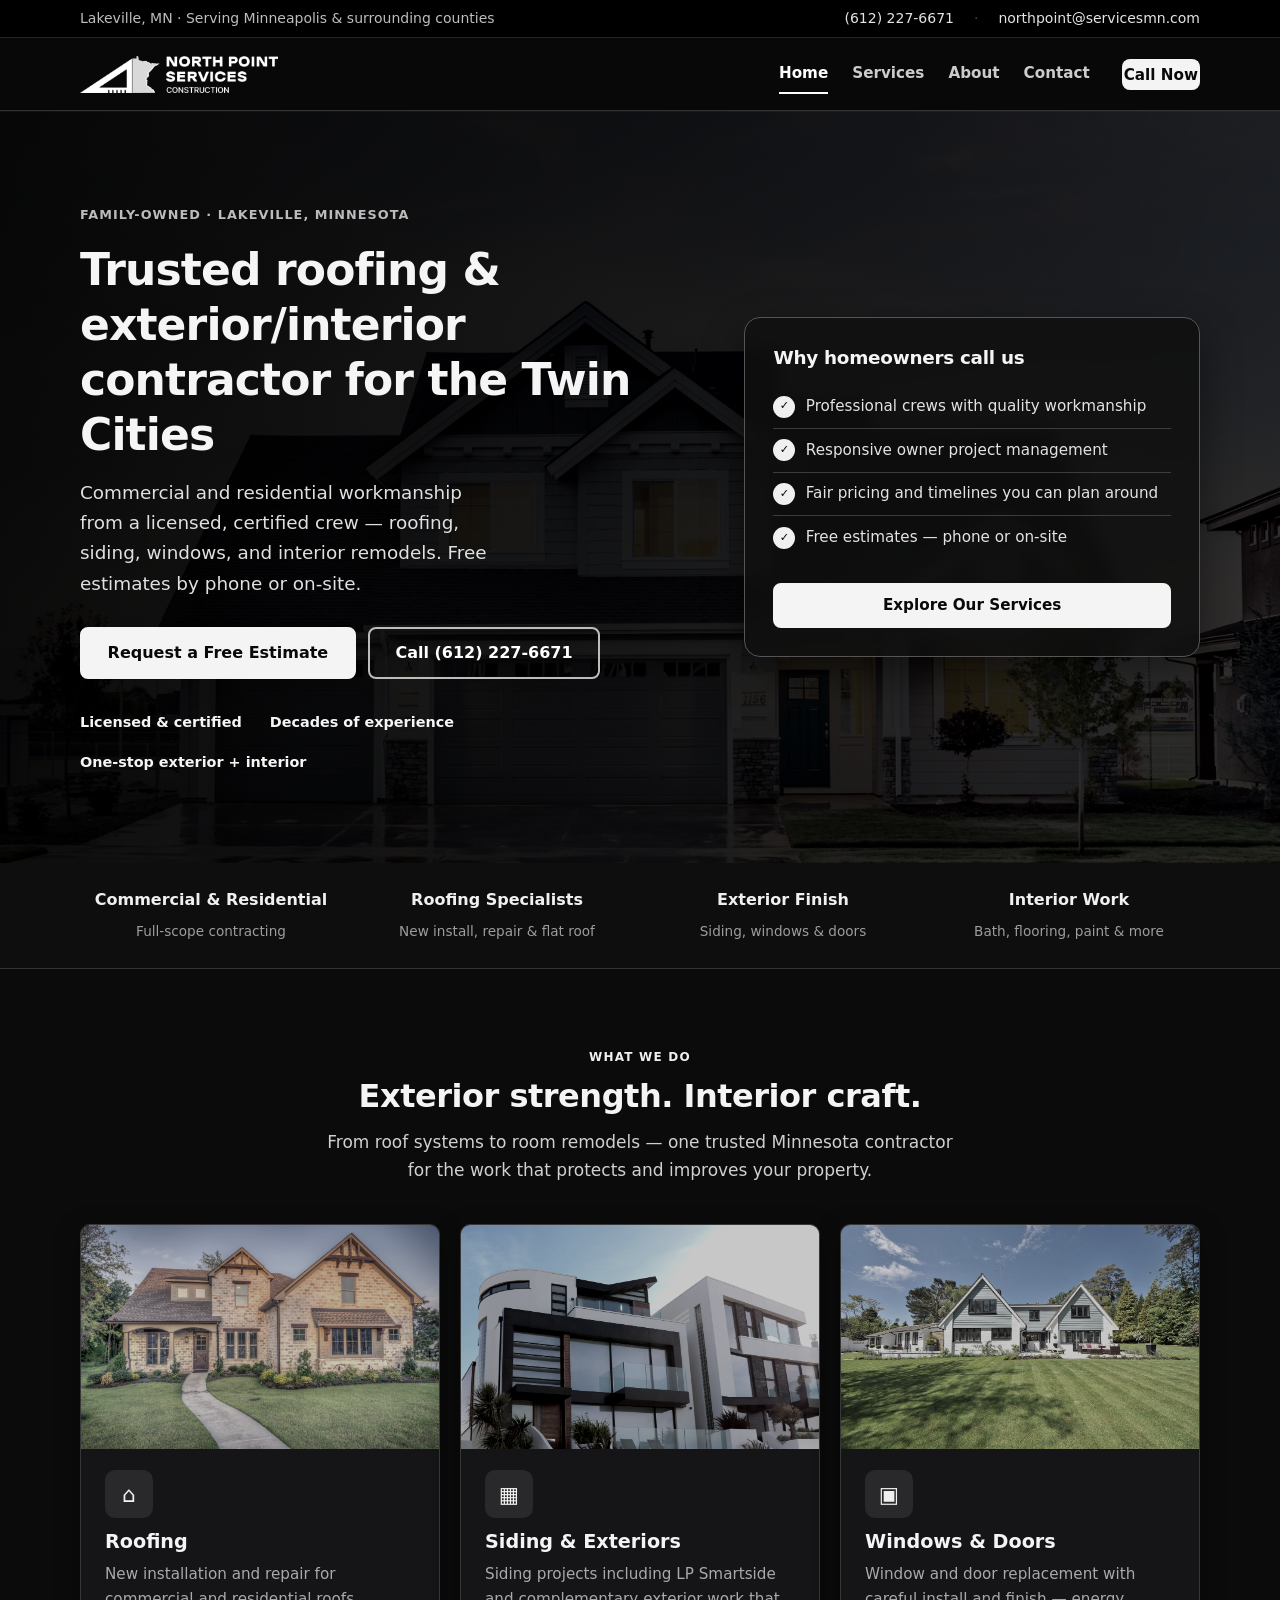
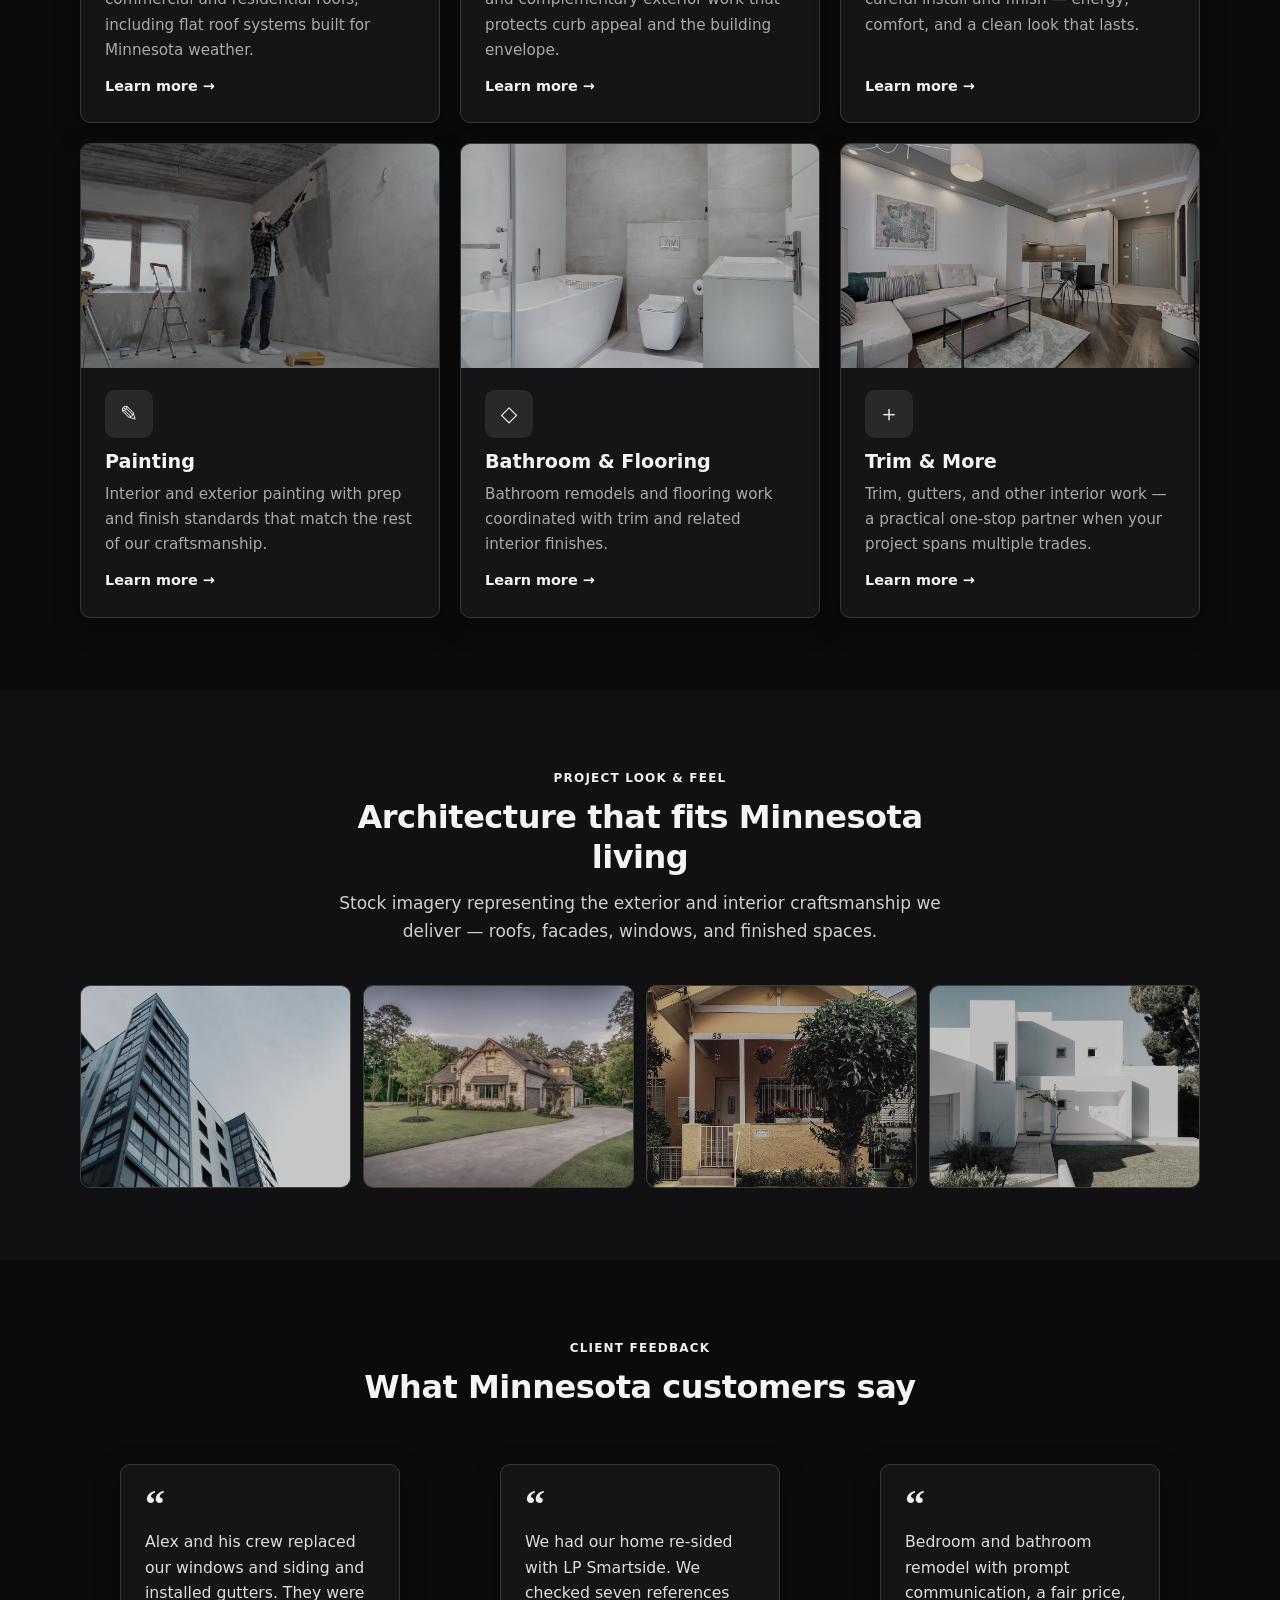
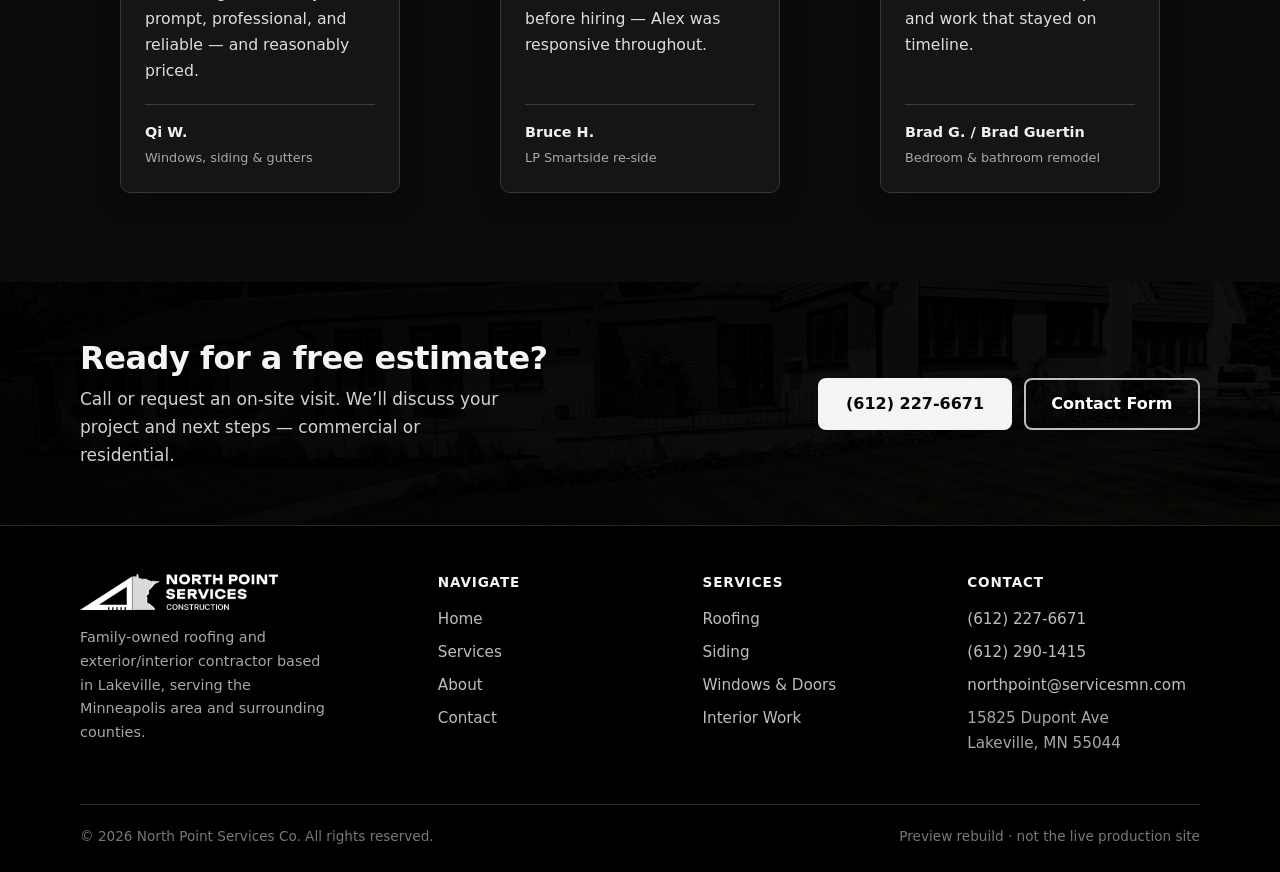
<file: index.html>
<!DOCTYPE html>
<html lang="en">
<head>
  <meta charset="UTF-8">
  <meta name="viewport" content="width=device-width, initial-scale=1">
  <meta name="description" content="North Point Services — trusted Minnesota roofing and exterior/interior contractor. Family-owned in Lakeville, serving Minneapolis and surrounding counties. Free estimates.">
  <title>North Point Services | Roofing &amp; Exterior/Interior Contractor — Lakeville, MN</title>
  <link rel="stylesheet" href="css/styles.css">
</head>
<body>
  <a class="skip-link" href="#main">Skip to main content</a>

  <div class="topbar">
    <div class="container">
      <div class="topbar-left">
        <span>Lakeville, MN · Serving Minneapolis &amp; surrounding counties</span>
      </div>
      <div class="topbar-right">
        <a href="tel:+16122276671">(612) 227-6671</a>
        <span class="sep" aria-hidden="true">·</span>
        <a href="mailto:northpoint@servicesmn.com">northpoint@servicesmn.com</a>
      </div>
    </div>
  </div>

  <header class="site-header">
    <div class="container header-inner">
      <a class="logo" href="index.html">
        <img class="logo-image" src="images/logo.png" alt="North Point Services — Construction">
      </a>
      <button class="nav-toggle" type="button" aria-expanded="false" aria-controls="site-nav" aria-label="Open menu">
        <span class="nav-toggle-bars"></span>
      </button>
      <nav class="nav" id="site-nav" aria-label="Primary">
        <a href="index.html" aria-current="page">Home</a>
        <a href="services.html">Services</a>
        <a href="about.html">About</a>
        <a href="contact.html">Contact</a>
        <a class="btn btn-primary" href="tel:+16122276671">Call Now</a>
      </nav>
    </div>
  </header>

  <main id="main">
    <section class="hero has-photo">
      <img class="hero-bg" src="images/hero-home.jpg" alt="" width="1600" height="900" decoding="async" fetchpriority="high">
      <div class="container hero-grid">
        <div>
          <p class="hero-eyebrow">Family-owned · Lakeville, Minnesota</p>
          <h1>Trusted roofing &amp; exterior/interior contractor for the Twin Cities</h1>
          <p class="hero-lead">
            Commercial and residential workmanship from a licensed, certified crew —
            roofing, siding, windows, and interior remodels. Free estimates by phone or on-site.
          </p>
          <div class="hero-actions">
            <a class="btn btn-primary btn-lg" href="contact.html">Request a Free Estimate</a>
            <a class="btn btn-secondary btn-lg" href="tel:+16122276671">Call (612) 227-6671</a>
          </div>
          <div class="hero-meta">
            <span><strong>Licensed &amp; certified</strong></span>
            <span><strong>Decades of experience</strong></span>
            <span><strong>One-stop exterior + interior</strong></span>
          </div>
        </div>
        <aside class="hero-card" aria-label="Why choose North Point">
          <h2>Why homeowners call us</h2>
          <ul>
            <li><span class="check" aria-hidden="true">✓</span> Professional crews with quality workmanship</li>
            <li><span class="check" aria-hidden="true">✓</span> Responsive owner project management</li>
            <li><span class="check" aria-hidden="true">✓</span> Fair pricing and timelines you can plan around</li>
            <li><span class="check" aria-hidden="true">✓</span> Free estimates — phone or on-site</li>
          </ul>
          <a class="btn btn-primary btn-block" href="services.html">Explore Our Services</a>
        </aside>
      </div>
    </section>

    <div class="trust-bar">
      <div class="container trust-grid">
        <div class="trust-item">
          <strong>Commercial &amp; Residential</strong>
          <span>Full-scope contracting</span>
        </div>
        <div class="trust-item">
          <strong>Roofing Specialists</strong>
          <span>New install, repair &amp; flat roof</span>
        </div>
        <div class="trust-item">
          <strong>Exterior Finish</strong>
          <span>Siding, windows &amp; doors</span>
        </div>
        <div class="trust-item">
          <strong>Interior Work</strong>
          <span>Bath, flooring, paint &amp; more</span>
        </div>
      </div>
    </div>

    <section class="section" aria-labelledby="services-heading">
      <div class="container">
        <div class="section-header center">
          <p class="section-label">What we do</p>
          <h2 id="services-heading">Exterior strength. Interior craft.</h2>
          <p>From roof systems to room remodels — one trusted Minnesota contractor for the work that protects and improves your property.</p>
        </div>
        <div class="cards">
          <article class="card">
            <div class="card-media">
              <img src="images/roofing.jpg" alt="Residential roof and exterior craftsmanship" width="600" height="375" loading="lazy" decoding="async">
            </div>
            <div class="card-body">
              <div class="card-icon" aria-hidden="true">⌂</div>
              <h3>Roofing</h3>
              <p>New installation and repair for commercial and residential roofs, including flat roof systems built for Minnesota weather.</p>
              <a class="card-link" href="services.html#roofing">Learn more →</a>
            </div>
          </article>
          <article class="card">
            <div class="card-media">
              <img src="images/siding.jpg" alt="Home exterior with modern siding" width="600" height="375" loading="lazy" decoding="async">
            </div>
            <div class="card-body">
              <div class="card-icon" aria-hidden="true">▦</div>
              <h3>Siding &amp; Exteriors</h3>
              <p>Siding projects including LP Smartside and complementary exterior work that protects curb appeal and the building envelope.</p>
              <a class="card-link" href="services.html#siding">Learn more →</a>
            </div>
          </article>
          <article class="card">
            <div class="card-media">
              <img src="images/windows.jpg" alt="Modern home windows and facade" width="600" height="375" loading="lazy" decoding="async">
            </div>
            <div class="card-body">
              <div class="card-icon" aria-hidden="true">▣</div>
              <h3>Windows &amp; Doors</h3>
              <p>Window and door replacement with careful install and finish — energy, comfort, and a clean look that lasts.</p>
              <a class="card-link" href="services.html#windows">Learn more →</a>
            </div>
          </article>
          <article class="card">
            <div class="card-media">
              <img src="images/painting.jpg" alt="Freshly painted interior walls" width="600" height="375" loading="lazy" decoding="async">
            </div>
            <div class="card-body">
              <div class="card-icon" aria-hidden="true">✎</div>
              <h3>Painting</h3>
              <p>Interior and exterior painting with prep and finish standards that match the rest of our craftsmanship.</p>
              <a class="card-link" href="services.html#interior">Learn more →</a>
            </div>
          </article>
          <article class="card">
            <div class="card-media">
              <img src="images/bathroom.jpg" alt="Remodeled bathroom interior" width="600" height="375" loading="lazy" decoding="async">
            </div>
            <div class="card-body">
              <div class="card-icon" aria-hidden="true">◇</div>
              <h3>Bathroom &amp; Flooring</h3>
              <p>Bathroom remodels and flooring work coordinated with trim and related interior finishes.</p>
              <a class="card-link" href="services.html#interior">Learn more →</a>
            </div>
          </article>
          <article class="card">
            <div class="card-media">
              <img src="images/trim-interior.jpg" alt="Finished interior living space with trim detail" width="600" height="375" loading="lazy" decoding="async">
            </div>
            <div class="card-body">
              <div class="card-icon" aria-hidden="true">＋</div>
              <h3>Trim &amp; More</h3>
              <p>Trim, gutters, and other interior work — a practical one-stop partner when your project spans multiple trades.</p>
              <a class="card-link" href="services.html#interior">Learn more →</a>
            </div>
          </article>
        </div>
      </div>
    </section>

    <section class="section section-alt" aria-labelledby="gallery-heading">
      <div class="container">
        <div class="section-header center">
          <p class="section-label">Project look &amp; feel</p>
          <h2 id="gallery-heading">Architecture that fits Minnesota living</h2>
          <p>Stock imagery representing the exterior and interior craftsmanship we deliver — roofs, facades, windows, and finished spaces.</p>
        </div>
        <div class="gallery-strip">
          <figure>
            <img src="images/gallery-1.jpg" alt="Commercial architecture exterior" width="500" height="375" loading="lazy" decoding="async">
          </figure>
          <figure>
            <img src="images/gallery-2.jpg" alt="Modern residential exterior" width="500" height="375" loading="lazy" decoding="async">
          </figure>
          <figure>
            <img src="images/gallery-3.jpg" alt="Contemporary home facade" width="500" height="375" loading="lazy" decoding="async">
          </figure>
          <figure>
            <img src="images/gallery-4.jpg" alt="Residential architecture detail" width="500" height="375" loading="lazy" decoding="async">
          </figure>
        </div>
      </div>
    </section>

    <section class="section" aria-labelledby="testimonials-heading">
      <div class="container">
        <div class="section-header center">
          <p class="section-label">Client feedback</p>
          <h2 id="testimonials-heading">What Minnesota customers say</h2>
        </div>
        <div class="testimonials">
          <figure class="testimonial">
            <blockquote>
              Alex and his crew replaced our windows and siding and installed gutters. They were prompt, professional, and reliable — and reasonably priced.
            </blockquote>
            <footer>Qi W.<span>Windows, siding &amp; gutters</span></footer>
          </figure>
          <figure class="testimonial">
            <blockquote>
              We had our home re-sided with LP Smartside. We checked seven references before hiring — Alex was responsive throughout.
            </blockquote>
            <footer>Bruce H.<span>LP Smartside re-side</span></footer>
          </figure>
          <figure class="testimonial">
            <blockquote>
              Bedroom and bathroom remodel with prompt communication, a fair price, and work that stayed on timeline.
            </blockquote>
            <footer>Brad G. / Brad Guertin<span>Bedroom &amp; bathroom remodel</span></footer>
          </figure>
        </div>
      </div>
    </section>

    <section class="cta-band has-photo" aria-labelledby="cta-heading">
      <img class="cta-band-bg" src="images/contact-band.jpg" alt="" width="1600" height="600" loading="lazy" decoding="async">
      <div class="container">
        <div>
          <h2 id="cta-heading">Ready for a free estimate?</h2>
          <p>Call or request an on-site visit. We’ll discuss your project and next steps — commercial or residential.</p>
        </div>
        <div class="cta-actions">
          <a class="btn btn-primary btn-lg" href="tel:+16122276671">(612) 227-6671</a>
          <a class="btn btn-secondary btn-lg" href="contact.html">Contact Form</a>
        </div>
      </div>
    </section>
  </main>

  <footer class="site-footer">
    <div class="container">
      <div class="footer-grid">
        <div class="footer-brand">
          <a class="logo" href="index.html">
            <img class="logo-image" src="images/logo.png" alt="North Point Services — Construction">
          </a>
          <p>Family-owned roofing and exterior/interior contractor based in Lakeville, serving the Minneapolis area and surrounding counties.</p>
        </div>
        <div>
          <h4>Navigate</h4>
          <ul>
            <li><a href="index.html">Home</a></li>
            <li><a href="services.html">Services</a></li>
            <li><a href="about.html">About</a></li>
            <li><a href="contact.html">Contact</a></li>
          </ul>
        </div>
        <div>
          <h4>Services</h4>
          <ul>
            <li><a href="services.html#roofing">Roofing</a></li>
            <li><a href="services.html#siding">Siding</a></li>
            <li><a href="services.html#windows">Windows &amp; Doors</a></li>
            <li><a href="services.html#interior">Interior Work</a></li>
          </ul>
        </div>
        <div>
          <h4>Contact</h4>
          <ul>
            <li><a href="tel:+16122276671">(612) 227-6671</a></li>
            <li><a href="tel:+16122901415">(612) 290-1415</a></li>
            <li><a href="mailto:northpoint@servicesmn.com">northpoint@servicesmn.com</a></li>
            <li>15825 Dupont Ave<br>Lakeville, MN 55044</li>
          </ul>
        </div>
      </div>
      <div class="footer-bottom">
        <span>© <span id="year">2026</span> North Point Services Co. All rights reserved.</span>
        <span>Preview rebuild · not the live production site</span>
      </div>
    </div>
  </footer>

  <script src="js/main.js"></script>
</body>
</html>
</file>
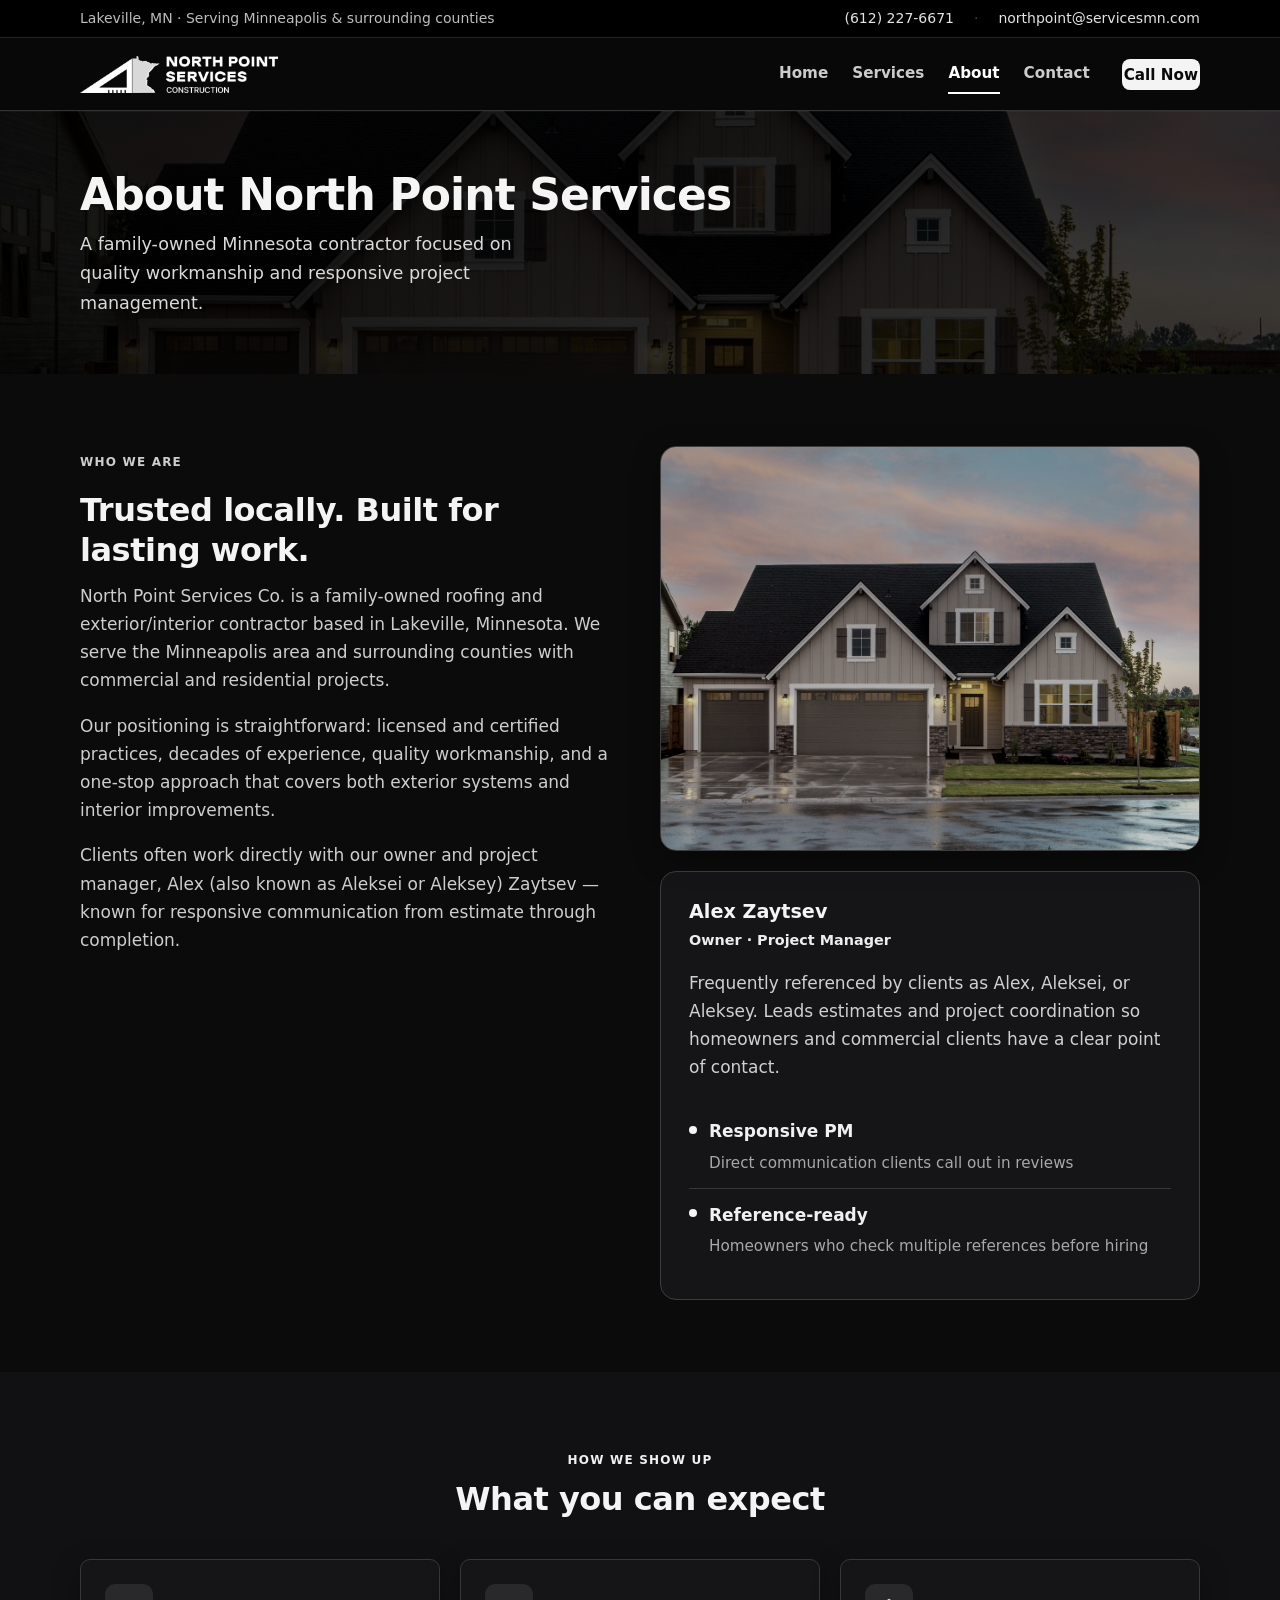
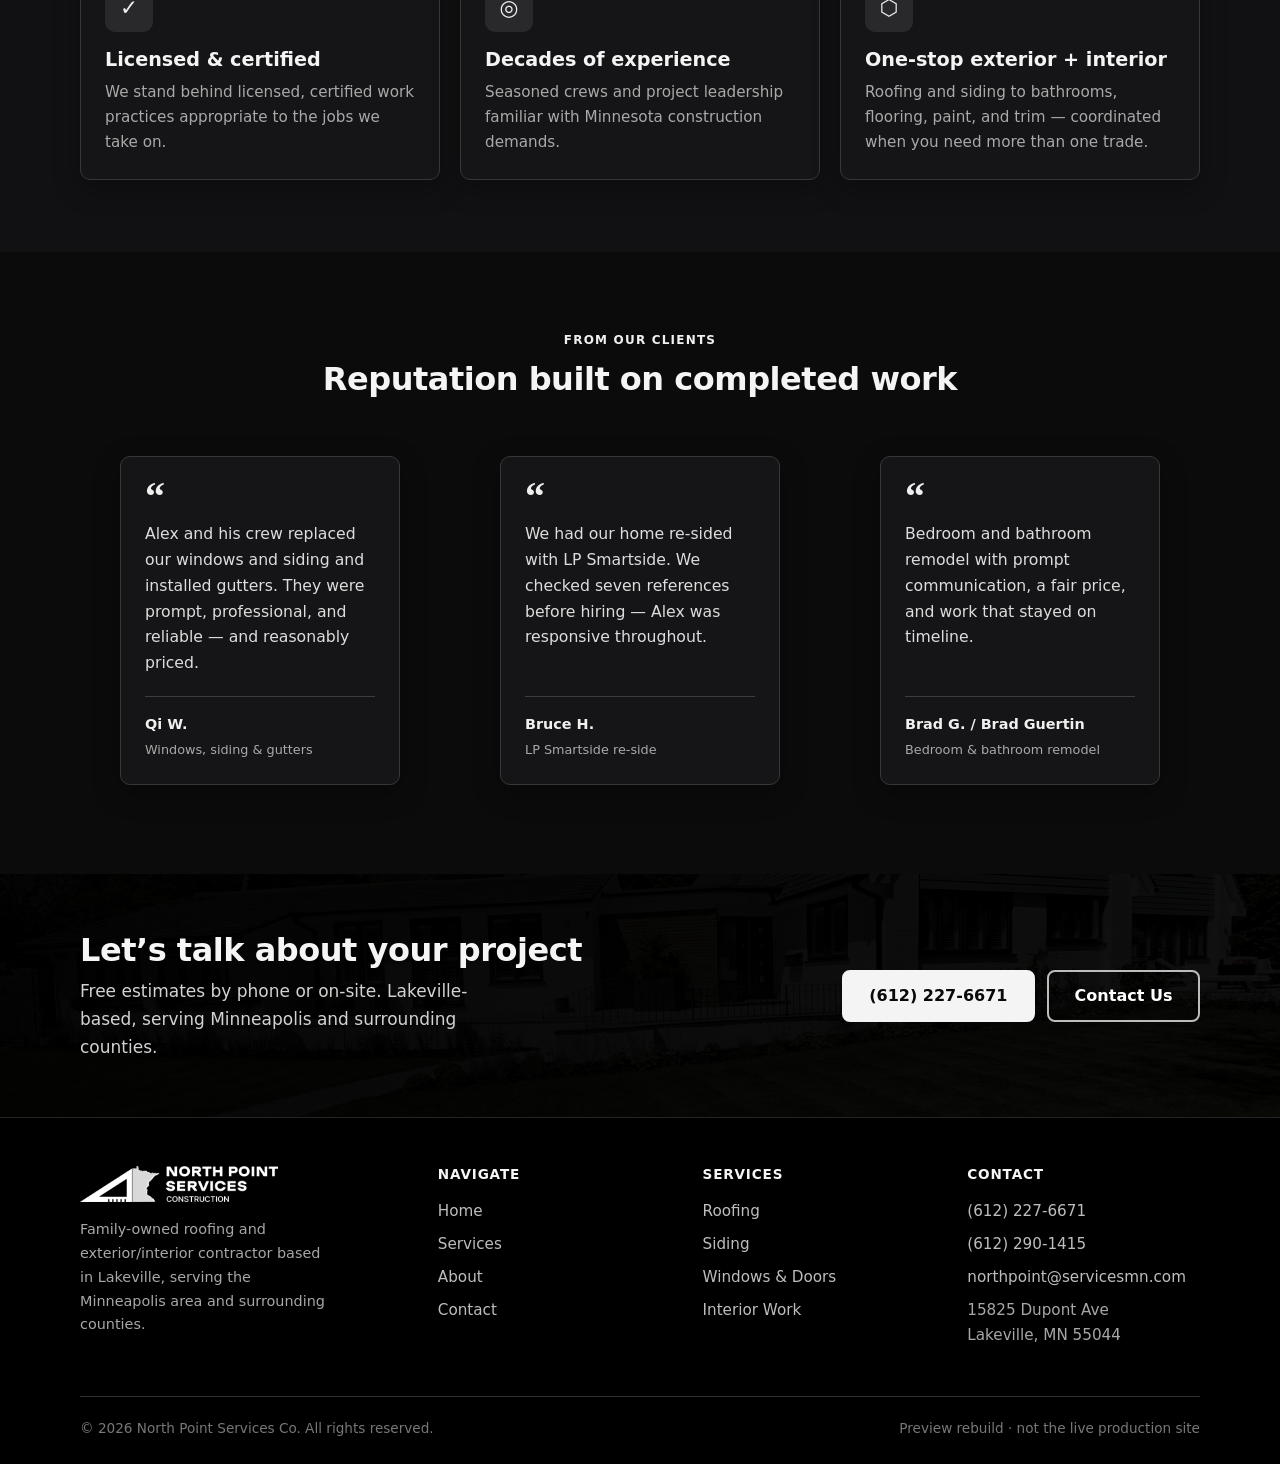
<file: about.html>
<!DOCTYPE html>
<html lang="en">
<head>
  <meta charset="UTF-8">
  <meta name="viewport" content="width=device-width, initial-scale=1">
  <meta name="description" content="About North Point Services Co. — family-owned Minnesota contractor in Lakeville. Owner/PM Alex (Aleksei / Aleksey) Zaytsev. Licensed, certified, decades of experience.">
  <title>About | North Point Services — Lakeville, MN</title>
  <link rel="stylesheet" href="css/styles.css">
</head>
<body>
  <a class="skip-link" href="#main">Skip to main content</a>

  <div class="topbar">
    <div class="container">
      <div class="topbar-left">
        <span>Lakeville, MN · Serving Minneapolis &amp; surrounding counties</span>
      </div>
      <div class="topbar-right">
        <a href="tel:+16122276671">(612) 227-6671</a>
        <span class="sep" aria-hidden="true">·</span>
        <a href="mailto:northpoint@servicesmn.com">northpoint@servicesmn.com</a>
      </div>
    </div>
  </div>

  <header class="site-header">
    <div class="container header-inner">
      <a class="logo" href="index.html">
        <img class="logo-image" src="images/logo.png" alt="North Point Services — Construction">
      </a>
      <button class="nav-toggle" type="button" aria-expanded="false" aria-controls="site-nav" aria-label="Open menu">
        <span class="nav-toggle-bars"></span>
      </button>
      <nav class="nav" id="site-nav" aria-label="Primary">
        <a href="index.html">Home</a>
        <a href="services.html">Services</a>
        <a href="about.html" aria-current="page">About</a>
        <a href="contact.html">Contact</a>
        <a class="btn btn-primary" href="tel:+16122276671">Call Now</a>
      </nav>
    </div>
  </header>

  <main id="main">
    <section class="page-hero has-photo">
      <img class="page-hero-bg" src="images/about-exterior.jpg" alt="" width="1600" height="600" decoding="async" fetchpriority="high">
      <div class="container">
        <h1>About North Point Services</h1>
        <p>A family-owned Minnesota contractor focused on quality workmanship and responsive project management.</p>
      </div>
    </section>

    <section class="section">
      <div class="container split">
        <div class="prose">
          <p class="section-label">Who we are</p>
          <h2>Trusted locally. Built for lasting work.</h2>
          <p>
            North Point Services Co. is a family-owned roofing and exterior/interior contractor based in Lakeville, Minnesota.
            We serve the Minneapolis area and surrounding counties with commercial and residential projects.
          </p>
          <p>
            Our positioning is straightforward: licensed and certified practices, decades of experience, quality workmanship,
            and a one-stop approach that covers both exterior systems and interior improvements.
          </p>
          <p>
            Clients often work directly with our owner and project manager, Alex (also known as Aleksei or Aleksey) Zaytsev —
            known for responsive communication from estimate through completion.
          </p>
        </div>
        <div>
          <div class="about-photo" style="margin-bottom:1.25rem;">
            <img src="images/about-exterior.jpg" alt="Residential exterior architecture" width="700" height="525" loading="eager" decoding="async">
          </div>
        <aside class="owner-card" aria-labelledby="owner-heading">
          <h3 id="owner-heading">Alex Zaytsev</h3>
          <p class="role">Owner · Project Manager</p>
          <p>
            Frequently referenced by clients as Alex, Aleksei, or Aleksey. Leads estimates and project coordination
            so homeowners and commercial clients have a clear point of contact.
          </p>
          <ul class="feature-list">
            <li>
              <span class="bullet" aria-hidden="true"></span>
              <div>
                <strong>Responsive PM</strong>
                <span>Direct communication clients call out in reviews</span>
              </div>
            </li>
            <li>
              <span class="bullet" aria-hidden="true"></span>
              <div>
                <strong>Reference-ready</strong>
                <span>Homeowners who check multiple references before hiring</span>
              </div>
            </li>
          </ul>
        </aside>
        </div>
      </div>
    </section>

    <section class="section section-alt" aria-labelledby="values-heading">
      <div class="container">
        <div class="section-header center">
          <p class="section-label">How we show up</p>
          <h2 id="values-heading">What you can expect</h2>
        </div>
        <div class="cards">
          <article class="card">
            <div class="card-icon" aria-hidden="true">✓</div>
            <h3>Licensed &amp; certified</h3>
            <p>We stand behind licensed, certified work practices appropriate to the jobs we take on.</p>
          </article>
          <article class="card">
            <div class="card-icon" aria-hidden="true">◎</div>
            <h3>Decades of experience</h3>
            <p>Seasoned crews and project leadership familiar with Minnesota construction demands.</p>
          </article>
          <article class="card">
            <div class="card-icon" aria-hidden="true">⬡</div>
            <h3>One-stop exterior + interior</h3>
            <p>Roofing and siding to bathrooms, flooring, paint, and trim — coordinated when you need more than one trade.</p>
          </article>
        </div>
      </div>
    </section>

    <section class="section" aria-labelledby="about-testimonials">
      <div class="container">
        <div class="section-header center">
          <p class="section-label">From our clients</p>
          <h2 id="about-testimonials">Reputation built on completed work</h2>
        </div>
        <div class="testimonials">
          <figure class="testimonial">
            <blockquote>
              Alex and his crew replaced our windows and siding and installed gutters. They were prompt, professional, and reliable — and reasonably priced.
            </blockquote>
            <footer>Qi W.<span>Windows, siding &amp; gutters</span></footer>
          </figure>
          <figure class="testimonial">
            <blockquote>
              We had our home re-sided with LP Smartside. We checked seven references before hiring — Alex was responsive throughout.
            </blockquote>
            <footer>Bruce H.<span>LP Smartside re-side</span></footer>
          </figure>
          <figure class="testimonial">
            <blockquote>
              Bedroom and bathroom remodel with prompt communication, a fair price, and work that stayed on timeline.
            </blockquote>
            <footer>Brad G. / Brad Guertin<span>Bedroom &amp; bathroom remodel</span></footer>
          </figure>
        </div>
      </div>
    </section>

    <section class="cta-band has-photo" aria-labelledby="about-cta">
      <img class="cta-band-bg" src="images/contact-band.jpg" alt="" width="1600" height="600" loading="lazy" decoding="async">
      <div class="container">
        <div>
          <h2 id="about-cta">Let’s talk about your project</h2>
          <p>Free estimates by phone or on-site. Lakeville-based, serving Minneapolis and surrounding counties.</p>
        </div>
        <div class="cta-actions">
          <a class="btn btn-primary btn-lg" href="tel:+16122276671">(612) 227-6671</a>
          <a class="btn btn-secondary btn-lg" href="contact.html">Contact Us</a>
        </div>
      </div>
    </section>
  </main>

  <footer class="site-footer">
    <div class="container">
      <div class="footer-grid">
        <div class="footer-brand">
          <a class="logo" href="index.html">
            <img class="logo-image" src="images/logo.png" alt="North Point Services — Construction">
          </a>
          <p>Family-owned roofing and exterior/interior contractor based in Lakeville, serving the Minneapolis area and surrounding counties.</p>
        </div>
        <div>
          <h4>Navigate</h4>
          <ul>
            <li><a href="index.html">Home</a></li>
            <li><a href="services.html">Services</a></li>
            <li><a href="about.html">About</a></li>
            <li><a href="contact.html">Contact</a></li>
          </ul>
        </div>
        <div>
          <h4>Services</h4>
          <ul>
            <li><a href="services.html#roofing">Roofing</a></li>
            <li><a href="services.html#siding">Siding</a></li>
            <li><a href="services.html#windows">Windows &amp; Doors</a></li>
            <li><a href="services.html#interior">Interior Work</a></li>
          </ul>
        </div>
        <div>
          <h4>Contact</h4>
          <ul>
            <li><a href="tel:+16122276671">(612) 227-6671</a></li>
            <li><a href="tel:+16122901415">(612) 290-1415</a></li>
            <li><a href="mailto:northpoint@servicesmn.com">northpoint@servicesmn.com</a></li>
            <li>15825 Dupont Ave<br>Lakeville, MN 55044</li>
          </ul>
        </div>
      </div>
      <div class="footer-bottom">
        <span>© <span id="year">2026</span> North Point Services Co. All rights reserved.</span>
        <span>Preview rebuild · not the live production site</span>
      </div>
    </div>
  </footer>

  <script src="js/main.js"></script>
</body>
</html>
</file>
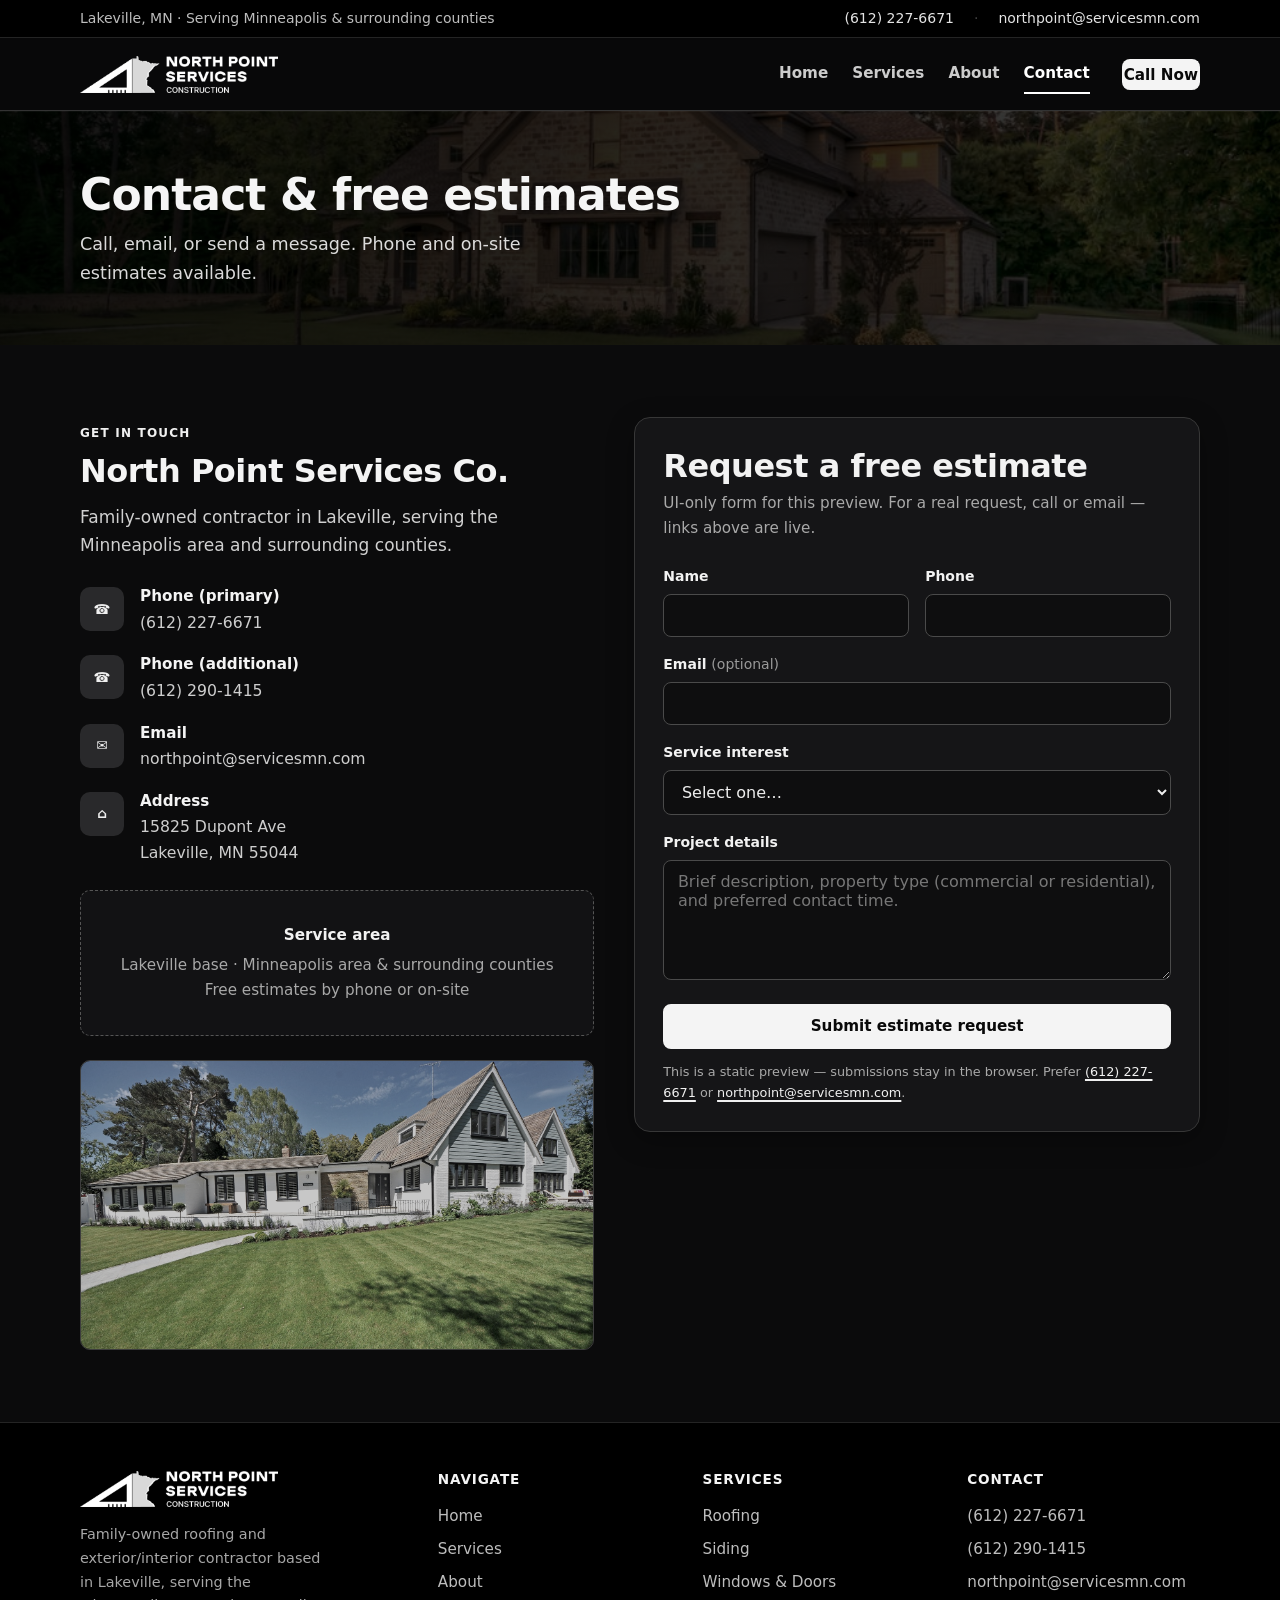
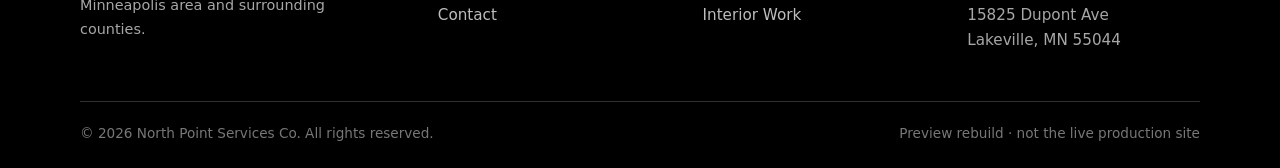
<file: contact.html>
<!DOCTYPE html>
<html lang="en">
<head>
  <meta charset="UTF-8">
  <meta name="viewport" content="width=device-width, initial-scale=1">
  <meta name="description" content="Contact North Point Services in Lakeville, MN. Free estimates by phone or on-site. Call (612) 227-6671 or email northpoint@servicesmn.com.">
  <title>Contact | North Point Services — Lakeville, MN</title>
  <link rel="stylesheet" href="css/styles.css">
</head>
<body>
  <a class="skip-link" href="#main">Skip to main content</a>

  <div class="topbar">
    <div class="container">
      <div class="topbar-left">
        <span>Lakeville, MN · Serving Minneapolis &amp; surrounding counties</span>
      </div>
      <div class="topbar-right">
        <a href="tel:+16122276671">(612) 227-6671</a>
        <span class="sep" aria-hidden="true">·</span>
        <a href="mailto:northpoint@servicesmn.com">northpoint@servicesmn.com</a>
      </div>
    </div>
  </div>

  <header class="site-header">
    <div class="container header-inner">
      <a class="logo" href="index.html">
        <img class="logo-image" src="images/logo.png" alt="North Point Services — Construction">
      </a>
      <button class="nav-toggle" type="button" aria-expanded="false" aria-controls="site-nav" aria-label="Open menu">
        <span class="nav-toggle-bars"></span>
      </button>
      <nav class="nav" id="site-nav" aria-label="Primary">
        <a href="index.html">Home</a>
        <a href="services.html">Services</a>
        <a href="about.html">About</a>
        <a href="contact.html" aria-current="page">Contact</a>
        <a class="btn btn-primary" href="tel:+16122276671">Call Now</a>
      </nav>
    </div>
  </header>

  <main id="main">
    <section class="page-hero has-photo">
      <img class="page-hero-bg" src="images/gallery-2.jpg" alt="" width="1600" height="600" decoding="async" fetchpriority="high">
      <div class="container">
        <h1>Contact &amp; free estimates</h1>
        <p>Call, email, or send a message. Phone and on-site estimates available.</p>
      </div>
    </section>

    <section class="section">
      <div class="container contact-grid">
        <div>
          <p class="section-label">Get in touch</p>
          <h2>North Point Services Co.</h2>
          <p style="margin-bottom:1.75rem;">Family-owned contractor in Lakeville, serving the Minneapolis area and surrounding counties.</p>

          <div class="contact-info">
            <div class="contact-item">
              <div class="contact-icon" aria-hidden="true">☎</div>
              <div>
                <h3>Phone (primary)</h3>
                <p><a href="tel:+16122276671">(612) 227-6671</a></p>
              </div>
            </div>
            <div class="contact-item">
              <div class="contact-icon" aria-hidden="true">☎</div>
              <div>
                <h3>Phone (additional)</h3>
                <p><a href="tel:+16122901415">(612) 290-1415</a></p>
              </div>
            </div>
            <div class="contact-item">
              <div class="contact-icon" aria-hidden="true">✉</div>
              <div>
                <h3>Email</h3>
                <p><a href="mailto:northpoint@servicesmn.com">northpoint@servicesmn.com</a></p>
              </div>
            </div>
            <div class="contact-item">
              <div class="contact-icon" aria-hidden="true">⌂</div>
              <div>
                <h3>Address</h3>
                <p>15825 Dupont Ave<br>Lakeville, MN 55044</p>
              </div>
            </div>
          </div>

          <div class="map-placeholder" role="note">
            <strong>Service area</strong>
            Lakeville base · Minneapolis area &amp; surrounding counties<br>
            Free estimates by phone or on-site
          </div>

          <div class="contact-side-photo">
            <img src="images/contact-band.jpg" alt="Quiet residential neighborhood streetscape" width="800" height="450" loading="lazy" decoding="async">
          </div>
        </div>

        <div class="form-card">
          <div id="form-success" class="form-success">
            Thanks — this preview form does not send messages. Please call or email us directly for a real estimate.
          </div>
          <h2>Request a free estimate</h2>
          <p class="form-intro">UI-only form for this preview. For a real request, call or email — links above are live.</p>

          <form id="estimate-form" action="#" method="post" novalidate>
            <div class="form-row">
              <div class="form-group">
                <label for="name">Name</label>
                <input type="text" id="name" name="name" autocomplete="name" required>
              </div>
              <div class="form-group">
                <label for="phone">Phone</label>
                <input type="tel" id="phone" name="phone" autocomplete="tel" required>
              </div>
            </div>
            <div class="form-group">
              <label for="email">Email <span class="optional">(optional)</span></label>
              <input type="email" id="email" name="email" autocomplete="email">
            </div>
            <div class="form-group">
              <label for="service">Service interest</label>
              <select id="service" name="service">
                <option value="">Select one…</option>
                <option>Roofing — new install</option>
                <option>Roofing — repair</option>
                <option>Flat roof</option>
                <option>Siding</option>
                <option>Windows / Doors</option>
                <option>Painting</option>
                <option>Bathroom</option>
                <option>Flooring</option>
                <option>Trim / other interior</option>
                <option>Multiple / not sure</option>
              </select>
            </div>
            <div class="form-group">
              <label for="message">Project details</label>
              <textarea id="message" name="message" rows="4" placeholder="Brief description, property type (commercial or residential), and preferred contact time."></textarea>
            </div>
            <button class="btn btn-primary btn-block" type="submit">Submit estimate request</button>
            <p class="form-note">This is a static preview — submissions stay in the browser. Prefer <a href="tel:+16122276671">(612) 227-6671</a> or <a href="mailto:northpoint@servicesmn.com">northpoint@servicesmn.com</a>.</p>
          </form>
        </div>
      </div>
    </section>
  </main>

  <footer class="site-footer">
    <div class="container">
      <div class="footer-grid">
        <div class="footer-brand">
          <a class="logo" href="index.html">
            <img class="logo-image" src="images/logo.png" alt="North Point Services — Construction">
          </a>
          <p>Family-owned roofing and exterior/interior contractor based in Lakeville, serving the Minneapolis area and surrounding counties.</p>
        </div>
        <div>
          <h4>Navigate</h4>
          <ul>
            <li><a href="index.html">Home</a></li>
            <li><a href="services.html">Services</a></li>
            <li><a href="about.html">About</a></li>
            <li><a href="contact.html">Contact</a></li>
          </ul>
        </div>
        <div>
          <h4>Services</h4>
          <ul>
            <li><a href="services.html#roofing">Roofing</a></li>
            <li><a href="services.html#siding">Siding</a></li>
            <li><a href="services.html#windows">Windows &amp; Doors</a></li>
            <li><a href="services.html#interior">Interior Work</a></li>
          </ul>
        </div>
        <div>
          <h4>Contact</h4>
          <ul>
            <li><a href="tel:+16122276671">(612) 227-6671</a></li>
            <li><a href="tel:+16122901415">(612) 290-1415</a></li>
            <li><a href="mailto:northpoint@servicesmn.com">northpoint@servicesmn.com</a></li>
            <li>15825 Dupont Ave<br>Lakeville, MN 55044</li>
          </ul>
        </div>
      </div>
      <div class="footer-bottom">
        <span>© <span id="year">2026</span> North Point Services Co. All rights reserved.</span>
        <span>Preview rebuild · not the live production site</span>
      </div>
    </div>
  </footer>

  <script src="js/main.js"></script>
</body>
</html>
</file>
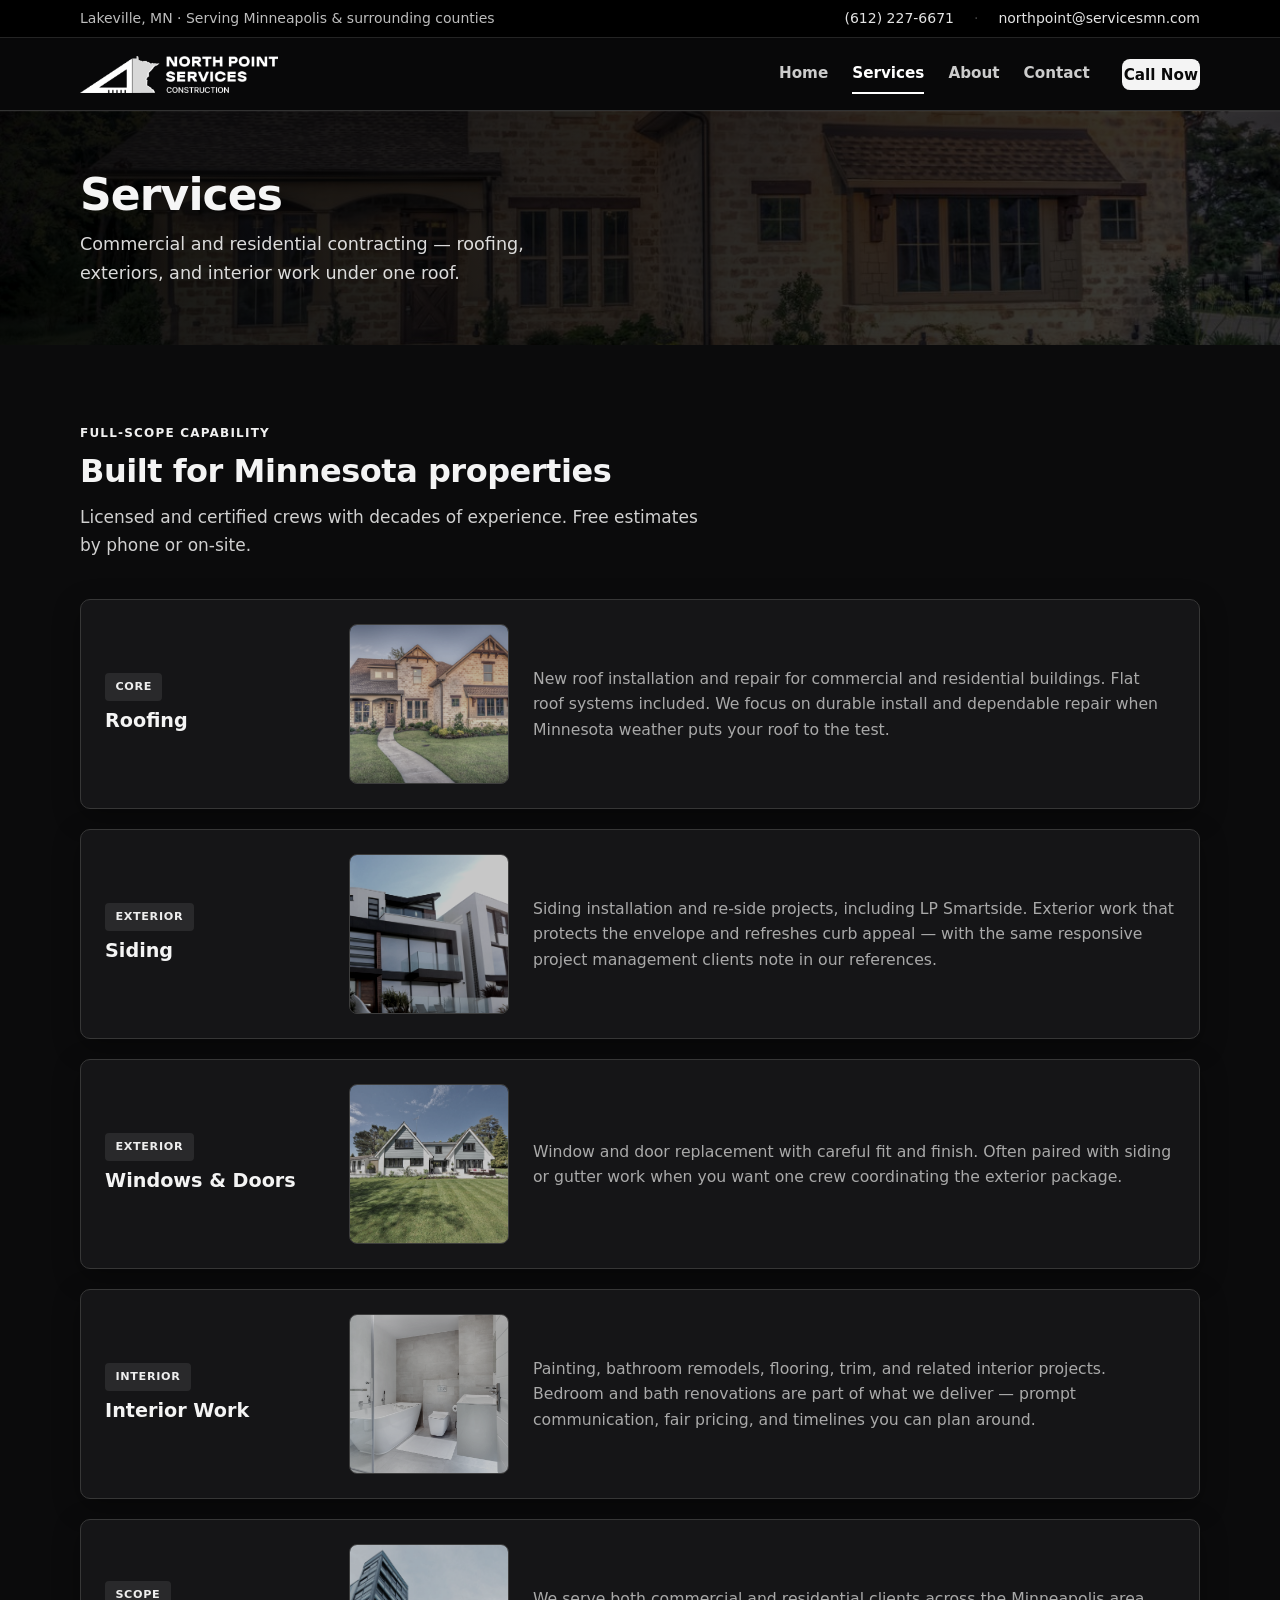
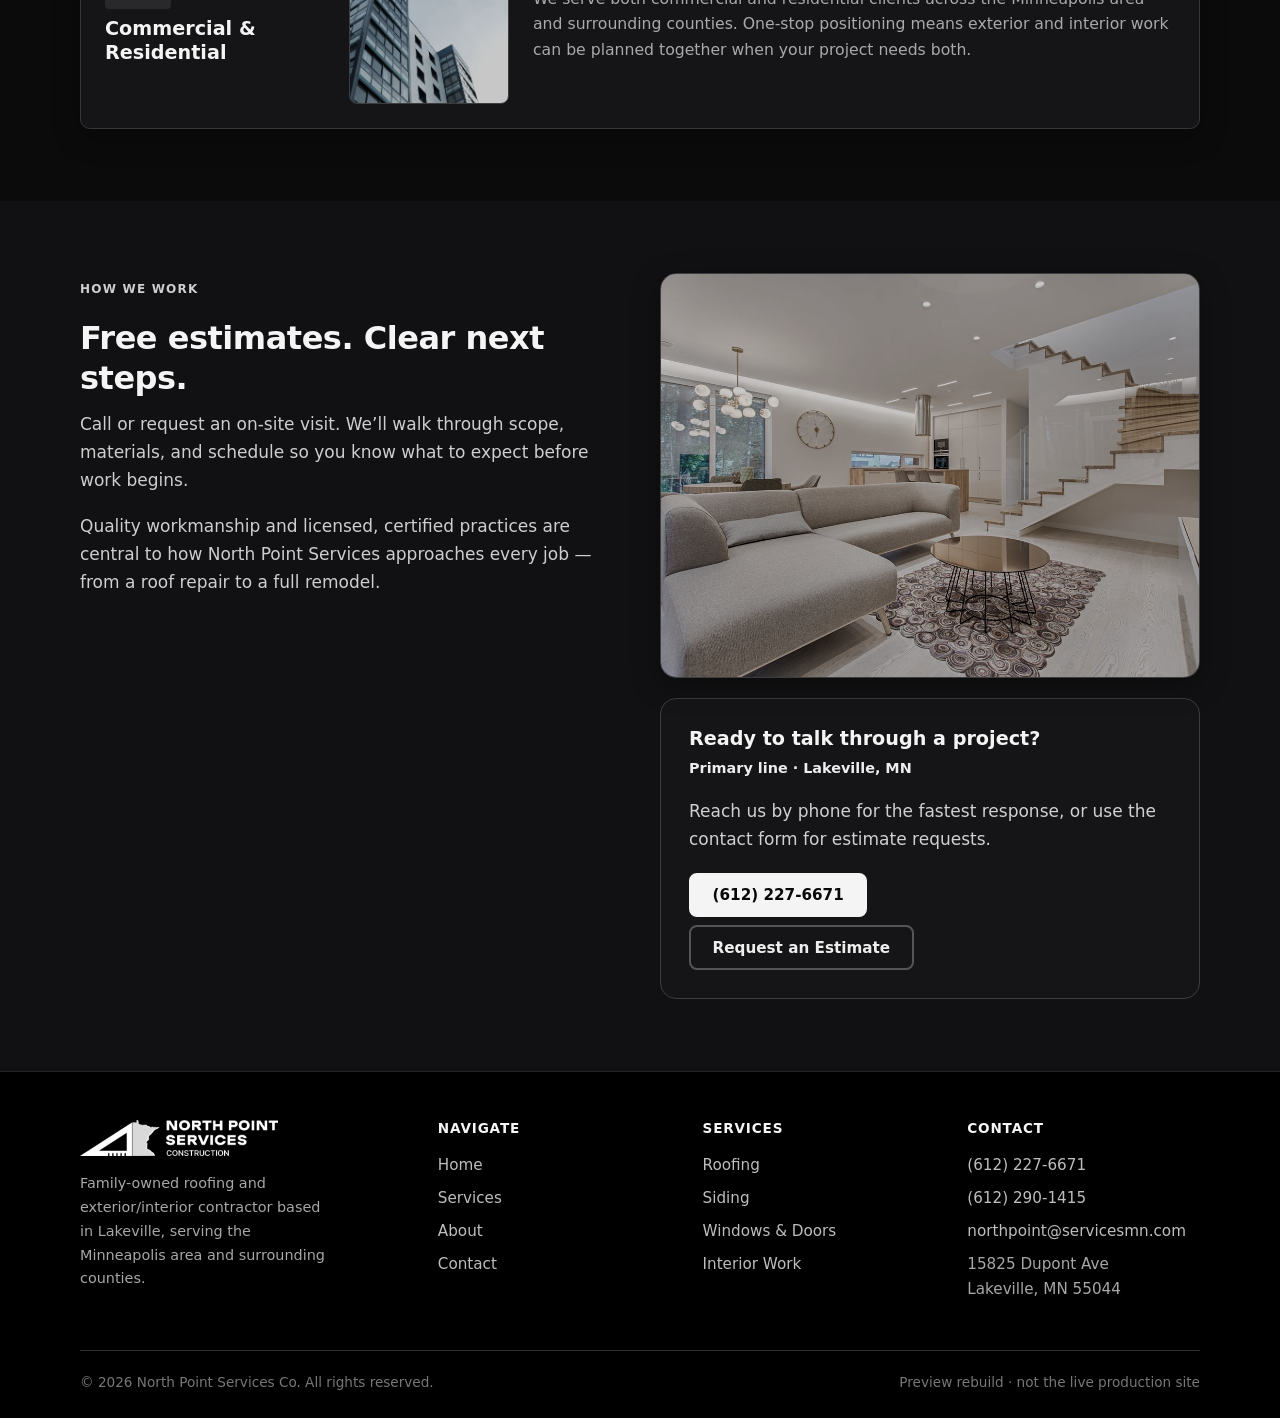
<file: services.html>
<!DOCTYPE html>
<html lang="en">
<head>
  <meta charset="UTF-8">
  <meta name="viewport" content="width=device-width, initial-scale=1">
  <meta name="description" content="North Point Services — commercial & residential roofing, flat roof, siding, windows, doors, painting, bathroom, flooring, trim, and more. Lakeville, MN.">
  <title>Services | North Point Services — Lakeville, MN</title>
  <link rel="stylesheet" href="css/styles.css">
</head>
<body>
  <a class="skip-link" href="#main">Skip to main content</a>

  <div class="topbar">
    <div class="container">
      <div class="topbar-left">
        <span>Lakeville, MN · Serving Minneapolis &amp; surrounding counties</span>
      </div>
      <div class="topbar-right">
        <a href="tel:+16122276671">(612) 227-6671</a>
        <span class="sep" aria-hidden="true">·</span>
        <a href="mailto:northpoint@servicesmn.com">northpoint@servicesmn.com</a>
      </div>
    </div>
  </div>

  <header class="site-header">
    <div class="container header-inner">
      <a class="logo" href="index.html">
        <img class="logo-image" src="images/logo.png" alt="North Point Services — Construction">
      </a>
      <button class="nav-toggle" type="button" aria-expanded="false" aria-controls="site-nav" aria-label="Open menu">
        <span class="nav-toggle-bars"></span>
      </button>
      <nav class="nav" id="site-nav" aria-label="Primary">
        <a href="index.html">Home</a>
        <a href="services.html" aria-current="page">Services</a>
        <a href="about.html">About</a>
        <a href="contact.html">Contact</a>
        <a class="btn btn-primary" href="tel:+16122276671">Call Now</a>
      </nav>
    </div>
  </header>

  <main id="main">
    <section class="page-hero has-photo">
      <img class="page-hero-bg" src="images/roofing.jpg" alt="" width="1600" height="600" decoding="async" fetchpriority="high">
      <div class="container">
        <h1>Services</h1>
        <p>Commercial and residential contracting — roofing, exteriors, and interior work under one roof.</p>
      </div>
    </section>

    <section class="section" aria-labelledby="services-list-heading">
      <div class="container">
        <div class="section-header">
          <p class="section-label">Full-scope capability</p>
          <h2 id="services-list-heading">Built for Minnesota properties</h2>
          <p>Licensed and certified crews with decades of experience. Free estimates by phone or on-site.</p>
        </div>

        <div class="service-detail">
          <article class="service-row" id="roofing">
            <div>
              <span class="service-tag">Core</span>
              <h3>Roofing</h3>
            </div>
            <div class="service-row-media">
              <img src="images/roofing.jpg" alt="Roof and exterior craftsmanship" width="320" height="320" loading="lazy" decoding="async">
            </div>
            <div>
              <p>New roof installation and repair for commercial and residential buildings. Flat roof systems included. We focus on durable install and dependable repair when Minnesota weather puts your roof to the test.</p>
            </div>
          </article>

          <article class="service-row" id="siding">
            <div>
              <span class="service-tag">Exterior</span>
              <h3>Siding</h3>
            </div>
            <div class="service-row-media">
              <img src="images/siding.jpg" alt="Home with updated exterior siding" width="320" height="320" loading="lazy" decoding="async">
            </div>
            <div>
              <p>Siding installation and re-side projects, including LP Smartside. Exterior work that protects the envelope and refreshes curb appeal — with the same responsive project management clients note in our references.</p>
            </div>
          </article>

          <article class="service-row" id="windows">
            <div>
              <span class="service-tag">Exterior</span>
              <h3>Windows &amp; Doors</h3>
            </div>
            <div class="service-row-media">
              <img src="images/windows.jpg" alt="Modern windows on residential facade" width="320" height="320" loading="lazy" decoding="async">
            </div>
            <div>
              <p>Window and door replacement with careful fit and finish. Often paired with siding or gutter work when you want one crew coordinating the exterior package.</p>
            </div>
          </article>

          <article class="service-row" id="interior">
            <div>
              <span class="service-tag">Interior</span>
              <h3>Interior Work</h3>
            </div>
            <div class="service-row-media">
              <img src="images/bathroom.jpg" alt="Interior remodel bathroom finish" width="320" height="320" loading="lazy" decoding="async">
            </div>
            <div>
              <p>Painting, bathroom remodels, flooring, trim, and related interior projects. Bedroom and bath renovations are part of what we deliver — prompt communication, fair pricing, and timelines you can plan around.</p>
            </div>
          </article>

          <article class="service-row">
            <div>
              <span class="service-tag">Scope</span>
              <h3>Commercial &amp; Residential</h3>
            </div>
            <div class="service-row-media">
              <img src="images/gallery-1.jpg" alt="Commercial building exterior" width="320" height="320" loading="lazy" decoding="async">
            </div>
            <div>
              <p>We serve both commercial and residential clients across the Minneapolis area and surrounding counties. One-stop positioning means exterior and interior work can be planned together when your project needs both.</p>
            </div>
          </article>
        </div>
      </div>
    </section>

    <section class="section section-alt">
      <div class="container split">
        <div class="prose">
          <p class="section-label">How we work</p>
          <h2>Free estimates. Clear next steps.</h2>
          <p>Call or request an on-site visit. We’ll walk through scope, materials, and schedule so you know what to expect before work begins.</p>
          <p>Quality workmanship and licensed, certified practices are central to how North Point Services approaches every job — from a roof repair to a full remodel.</p>
        </div>
        <div>
          <div class="about-photo" style="margin-bottom:1.25rem;">
            <img src="images/flooring.jpg" alt="Finished interior flooring and remodel space" width="700" height="525" loading="lazy" decoding="async">
          </div>
        <div class="owner-card">
          <h3>Ready to talk through a project?</h3>
          <p class="role">Primary line · Lakeville, MN</p>
          <p>Reach us by phone for the fastest response, or use the contact form for estimate requests.</p>
          <p style="margin-top:1.25rem;margin-bottom:0.5rem;">
            <a class="btn btn-primary" href="tel:+16122276671">(612) 227-6671</a>
          </p>
          <p style="margin:0;">
            <a class="btn btn-outline" href="contact.html">Request an Estimate</a>
          </p>
        </div>
        </div>
      </div>
    </section>
  </main>

  <footer class="site-footer">
    <div class="container">
      <div class="footer-grid">
        <div class="footer-brand">
          <a class="logo" href="index.html">
            <img class="logo-image" src="images/logo.png" alt="North Point Services — Construction">
          </a>
          <p>Family-owned roofing and exterior/interior contractor based in Lakeville, serving the Minneapolis area and surrounding counties.</p>
        </div>
        <div>
          <h4>Navigate</h4>
          <ul>
            <li><a href="index.html">Home</a></li>
            <li><a href="services.html">Services</a></li>
            <li><a href="about.html">About</a></li>
            <li><a href="contact.html">Contact</a></li>
          </ul>
        </div>
        <div>
          <h4>Services</h4>
          <ul>
            <li><a href="services.html#roofing">Roofing</a></li>
            <li><a href="services.html#siding">Siding</a></li>
            <li><a href="services.html#windows">Windows &amp; Doors</a></li>
            <li><a href="services.html#interior">Interior Work</a></li>
          </ul>
        </div>
        <div>
          <h4>Contact</h4>
          <ul>
            <li><a href="tel:+16122276671">(612) 227-6671</a></li>
            <li><a href="tel:+16122901415">(612) 290-1415</a></li>
            <li><a href="mailto:northpoint@servicesmn.com">northpoint@servicesmn.com</a></li>
            <li>15825 Dupont Ave<br>Lakeville, MN 55044</li>
          </ul>
        </div>
      </div>
      <div class="footer-bottom">
        <span>© <span id="year">2026</span> North Point Services Co. All rights reserved.</span>
        <span>Preview rebuild · not the live production site</span>
      </div>
    </div>
  </footer>

  <script src="js/main.js"></script>
</body>
</html>
</file>
<file: css/styles.css>
/* North Point Services — preview styles */
:root {
  --navy: #f4f4f4;
  --navy-deep: #050505;
  --navy-mid: #171717;
  --slate: #d0d0d0;
  --steel: #9a9a9a;
  --sky: #171717;
  --mist: #101010;
  --white: #f5f5f5;
  --accent: #f5f5f5;
  --accent-hover: #ffffff;
  --accent-soft: #242424;
  --border: #393939;
  --success: #f5f5f5;
  --shadow: 0 8px 28px rgba(0, 0, 0, 0.35);
  --shadow-lg: 0 16px 42px rgba(0, 0, 0, 0.5);
  --radius: 10px;
  --radius-lg: 16px;
  --font: "Segoe UI", system-ui, -apple-system, BlinkMacSystemFont, "Helvetica Neue", Arial, sans-serif;
  --max: 1120px;
  --header-h: 72px;
}

*, *::before, *::after { box-sizing: border-box; }

html { scroll-behavior: smooth; }

body {
  margin: 0;
  font-family: var(--font);
  font-size: 1.0625rem;
  line-height: 1.65;
  color: var(--slate);
  background: var(--white);
  -webkit-font-smoothing: antialiased;
}

img { max-width: 100%; height: auto; display: block; }

a {
  color: var(--accent);
  text-decoration-thickness: 1.5px;
  text-underline-offset: 3px;
}
a:hover { color: var(--accent-hover); }

h1, h2, h3, h4 {
  color: var(--navy);
  line-height: 1.25;
  margin: 0 0 0.75rem;
  font-weight: 700;
}

h1 { font-size: clamp(2rem, 4vw, 2.75rem); letter-spacing: -0.02em; }
h2 { font-size: clamp(1.5rem, 3vw, 2rem); letter-spacing: -0.015em; }
h3 { font-size: 1.2rem; }

p { margin: 0 0 1rem; }

.container {
  width: min(100% - 2.5rem, var(--max));
  margin-inline: auto;
}

.skip-link {
  position: absolute;
  left: -9999px;
  top: 0;
  background: var(--navy);
  color: var(--white);
  padding: 0.75rem 1.25rem;
  z-index: 1000;
  border-radius: 0 0 var(--radius) 0;
}
.skip-link:focus { left: 0; }

/* ——— Top bar ——— */
.topbar {
  background: var(--navy-deep);
  color: rgba(255,255,255,0.85);
  font-size: 0.875rem;
  padding: 0.45rem 0;
}
.topbar .container {
  display: flex;
  flex-wrap: wrap;
  gap: 0.75rem 1.5rem;
  justify-content: space-between;
  align-items: center;
}
.topbar a {
  color: rgba(255,255,255,0.9);
  text-decoration: none;
}
.topbar a:hover { color: var(--white); text-decoration: underline; }
.topbar-left, .topbar-right {
  display: flex;
  flex-wrap: wrap;
  gap: 0.75rem 1.25rem;
  align-items: center;
}
.topbar .sep { opacity: 0.35; }

/* ——— Header / Nav ——— */
.site-header {
  position: sticky;
  top: 0;
  z-index: 100;
  background: rgba(255,255,255,0.96);
  backdrop-filter: blur(10px);
  border-bottom: 1px solid var(--border);
  box-shadow: 0 1px 0 rgba(0,0,0,0.04);
}
.header-inner {
  display: flex;
  align-items: center;
  justify-content: space-between;
  min-height: var(--header-h);
  gap: 1rem;
}
.logo {
  display: flex;
  align-items: center;
  gap: 0.75rem;
  text-decoration: none;
  color: var(--navy);
}
.logo:hover { color: var(--navy); }
.logo-image {
  display: block;
  width: 198px;
  height: auto;
  max-width: 100%;
  object-fit: contain;
}
.logo-mark {
  width: 44px;
  height: 44px;
  border-radius: 10px;
  background: linear-gradient(145deg, var(--navy-mid), var(--navy));
  display: grid;
  place-items: center;
  color: var(--white);
  font-weight: 800;
  font-size: 0.95rem;
  letter-spacing: -0.03em;
  flex-shrink: 0;
  box-shadow: inset 0 1px 0 rgba(255,255,255,0.15);
}
.logo-text {
  display: flex;
  flex-direction: column;
  line-height: 1.15;
}
.logo-name {
  font-weight: 800;
  font-size: 1.05rem;
  letter-spacing: -0.02em;
}
.logo-sub {
  font-size: 0.7rem;
  color: var(--steel);
  font-weight: 500;
  letter-spacing: 0.02em;
  text-transform: uppercase;
}

.nav-toggle {
  display: none;
  background: none;
  border: 1px solid var(--border);
  border-radius: 8px;
  padding: 0.5rem 0.65rem;
  cursor: pointer;
  color: var(--navy);
}
.nav-toggle:focus-visible {
  outline: 2px solid var(--accent);
  outline-offset: 2px;
}
.nav-toggle-bars {
  display: block;
  width: 22px;
  height: 2px;
  background: currentColor;
  position: relative;
}
.nav-toggle-bars::before,
.nav-toggle-bars::after {
  content: "";
  position: absolute;
  left: 0;
  width: 22px;
  height: 2px;
  background: currentColor;
}
.nav-toggle-bars::before { top: -7px; }
.nav-toggle-bars::after { top: 7px; }

.nav {
  display: flex;
  align-items: center;
  gap: 0.25rem 1.5rem;
}
.nav a {
  color: var(--navy-mid);
  text-decoration: none;
  font-weight: 600;
  font-size: 0.95rem;
  padding: 0.35rem 0;
  border-bottom: 2px solid transparent;
}
.nav a:hover,
.nav a[aria-current="page"] {
  color: var(--navy);
  border-bottom-color: var(--accent);
}
.nav .btn { margin-left: 0.5rem; border-bottom: none !important; }

/* ——— Buttons ——— */
.btn {
  display: inline-flex;
  align-items: center;
  justify-content: center;
  gap: 0.4rem;
  padding: 0.7rem 1.35rem;
  font-weight: 700;
  font-size: 0.95rem;
  border-radius: 8px;
  border: 2px solid transparent;
  text-decoration: none !important;
  cursor: pointer;
  transition: background 0.15s, color 0.15s, border-color 0.15s, transform 0.1s;
  font-family: inherit;
  line-height: 1.2;
}
.btn:active { transform: translateY(1px); }
.btn:focus-visible {
  outline: 2px solid var(--accent);
  outline-offset: 3px;
}
.btn-primary {
  background: var(--accent);
  color: var(--white) !important;
  border-color: var(--accent);
}
.btn-primary:hover {
  background: var(--accent-hover);
  border-color: var(--accent-hover);
  color: var(--white) !important;
}
.btn-secondary {
  background: transparent;
  color: var(--white) !important;
  border-color: rgba(255,255,255,0.55);
}
.btn-secondary:hover {
  background: rgba(255,255,255,0.12);
  border-color: var(--white);
  color: var(--white) !important;
}
.btn-outline {
  background: transparent;
  color: var(--navy) !important;
  border-color: var(--border);
}
.btn-outline:hover {
  border-color: var(--navy);
  background: var(--mist);
}
.btn-lg { padding: 0.9rem 1.6rem; font-size: 1rem; }
.btn-block { width: 100%; }

/* ——— Hero ——— */
.hero {
  position: relative;
  background: linear-gradient(135deg, var(--navy-deep) 0%, var(--navy) 45%, var(--navy-mid) 100%);
  color: var(--white);
  padding: clamp(3.5rem, 8vw, 5.5rem) 0;
  overflow: hidden;
}
.hero::before {
  content: "";
  position: absolute;
  inset: 0;
  background:
    radial-gradient(ellipse 60% 80% at 85% 20%, rgba(255,255,255,0.08), transparent 50%),
    radial-gradient(ellipse 50% 60% at 10% 90%, rgba(255,255,255,0.06), transparent 45%);
  pointer-events: none;
}
.hero::after {
  content: "";
  position: absolute;
  right: -5%;
  bottom: -20%;
  width: 45%;
  height: 80%;
  background: repeating-linear-gradient(
    -35deg,
    transparent,
    transparent 12px,
    rgba(255,255,255,0.03) 12px,
    rgba(255,255,255,0.03) 13px
  );
  pointer-events: none;
}
.hero .container { position: relative; z-index: 1; }
.hero-grid {
  display: grid;
  grid-template-columns: 1.15fr 0.85fr;
  gap: 3rem;
  align-items: center;
}
.hero-eyebrow {
  display: inline-block;
  font-size: 0.8rem;
  font-weight: 700;
  letter-spacing: 0.08em;
  text-transform: uppercase;
  color: rgba(255,255,255,0.7);
  margin-bottom: 1rem;
}
.hero h1 {
  color: var(--white);
  margin-bottom: 1rem;
}
.hero-lead {
  font-size: 1.15rem;
  color: rgba(255,255,255,0.88);
  max-width: 36ch;
  margin-bottom: 1.75rem;
}
.hero-actions {
  display: flex;
  flex-wrap: wrap;
  gap: 0.75rem;
  margin-bottom: 2rem;
}
.hero-meta {
  display: flex;
  flex-wrap: wrap;
  gap: 1rem 1.75rem;
  font-size: 0.9rem;
  color: rgba(255,255,255,0.75);
}
.hero-meta strong {
  color: var(--white);
  font-weight: 700;
}

.hero-card {
  background: rgba(255,255,255,0.08);
  border: 1px solid rgba(255,255,255,0.14);
  border-radius: var(--radius-lg);
  padding: 1.75rem;
  backdrop-filter: blur(8px);
}
.hero-card h2 {
  color: var(--white);
  font-size: 1.15rem;
  margin-bottom: 1rem;
}
.hero-card ul {
  list-style: none;
  margin: 0 0 1.5rem;
  padding: 0;
}
.hero-card li {
  display: flex;
  align-items: flex-start;
  gap: 0.65rem;
  padding: 0.55rem 0;
  border-bottom: 1px solid rgba(255,255,255,0.1);
  color: rgba(255,255,255,0.9);
  font-size: 0.95rem;
}
.hero-card li:last-child { border-bottom: none; }
.hero-card .check {
  flex-shrink: 0;
  width: 22px;
  height: 22px;
  border-radius: 50%;
  background: var(--accent);
  color: var(--white);
  display: grid;
  place-items: center;
  font-size: 0.7rem;
  font-weight: 800;
  margin-top: 0.1rem;
}

/* ——— Sections ——— */
.section { padding: clamp(3rem, 6vw, 4.5rem) 0; }
.section-alt { background: var(--mist); }
.section-header {
  max-width: 40rem;
  margin-bottom: 2.5rem;
}
.section-header.center {
  text-align: center;
  margin-inline: auto;
}
.section-label {
  display: inline-block;
  font-size: 0.75rem;
  font-weight: 700;
  letter-spacing: 0.1em;
  text-transform: uppercase;
  color: var(--accent);
  margin-bottom: 0.5rem;
}

/* ——— Trust bar ——— */
.trust-bar {
  background: var(--white);
  border-bottom: 1px solid var(--border);
  padding: 1.5rem 0;
}
.trust-grid {
  display: grid;
  grid-template-columns: repeat(4, 1fr);
  gap: 1.5rem;
  text-align: center;
}
.trust-item strong {
  display: block;
  color: var(--navy);
  font-size: 1rem;
  margin-bottom: 0.2rem;
}
.trust-item span {
  font-size: 0.85rem;
  color: var(--steel);
}

/* ——— Service cards ——— */
.cards {
  display: grid;
  grid-template-columns: repeat(3, 1fr);
  gap: 1.25rem;
}
.card {
  background: var(--white);
  border: 1px solid var(--border);
  border-radius: var(--radius);
  padding: 1.5rem;
  box-shadow: var(--shadow);
  transition: border-color 0.15s, box-shadow 0.15s;
}
.card:hover {
  border-color: #cccccc;
  box-shadow: var(--shadow-lg);
}
.card-icon {
  width: 48px;
  height: 48px;
  border-radius: 10px;
  background: var(--accent-soft);
  color: var(--accent);
  display: grid;
  place-items: center;
  margin-bottom: 1rem;
  font-size: 1.35rem;
}
.card h3 { margin-bottom: 0.5rem; }
.card p {
  font-size: 0.95rem;
  color: var(--steel);
  margin-bottom: 0;
}
.card-link {
  display: inline-block;
  margin-top: 1rem;
  font-weight: 700;
  font-size: 0.9rem;
  text-decoration: none;
  color: var(--accent);
}
.card-link:hover { text-decoration: underline; }

/* ——— Testimonials ——— */
.testimonials {
  display: grid;
  grid-template-columns: repeat(3, 1fr);
  gap: 1.25rem;
}
.testimonial {
  background: var(--white);
  border: 1px solid var(--border);
  border-radius: var(--radius);
  padding: 1.5rem;
  display: flex;
  flex-direction: column;
}
.testimonial blockquote {
  margin: 0 0 1.25rem;
  padding: 0;
  font-size: 0.98rem;
  color: var(--slate);
  flex: 1;
}
.testimonial blockquote::before {
  content: "“";
  display: block;
  font-size: 2.5rem;
  line-height: 0.8;
  color: var(--accent);
  font-weight: 700;
  margin-bottom: 0.5rem;
  font-family: Georgia, serif;
}
.testimonial footer {
  font-size: 0.9rem;
  color: var(--navy);
  font-weight: 700;
  border-top: 1px solid var(--border);
  padding-top: 1rem;
}
.testimonial footer span {
  display: block;
  font-weight: 500;
  color: var(--steel);
  font-size: 0.8rem;
  margin-top: 0.15rem;
}

/* ——— CTA band ——— */
.cta-band {
  background: linear-gradient(120deg, var(--navy) 0%, var(--navy-mid) 100%);
  color: var(--white);
  padding: clamp(2.5rem, 5vw, 3.5rem) 0;
}
.cta-band .container {
  display: flex;
  flex-wrap: wrap;
  align-items: center;
  justify-content: space-between;
  gap: 1.5rem;
}
.cta-band h2 {
  color: var(--white);
  margin-bottom: 0.4rem;
}
.cta-band p {
  margin: 0;
  color: rgba(255,255,255,0.85);
  max-width: 40ch;
}
.cta-actions {
  display: flex;
  flex-wrap: wrap;
  gap: 0.75rem;
}

/* ——— About / content ——— */
.prose { max-width: 42rem; }
.prose p { margin-bottom: 1.1rem; }
.split {
  display: grid;
  grid-template-columns: 1fr 1fr;
  gap: 2.5rem;
  align-items: start;
}
.feature-list {
  list-style: none;
  margin: 1.5rem 0 0;
  padding: 0;
}
.feature-list li {
  display: flex;
  gap: 0.75rem;
  padding: 0.75rem 0;
  border-bottom: 1px solid var(--border);
  align-items: flex-start;
}
.feature-list li:last-child { border-bottom: none; }
.feature-list .bullet {
  flex-shrink: 0;
  width: 8px;
  height: 8px;
  border-radius: 50%;
  background: var(--accent);
  margin-top: 0.55rem;
}
.feature-list strong {
  display: block;
  color: var(--navy);
  margin-bottom: 0.15rem;
}
.feature-list span { font-size: 0.95rem; color: var(--steel); }

.owner-card {
  background: var(--mist);
  border: 1px solid var(--border);
  border-radius: var(--radius-lg);
  padding: 1.75rem;
}
.owner-card h3 { margin-bottom: 0.35rem; }
.owner-card .role {
  color: var(--accent);
  font-weight: 700;
  font-size: 0.9rem;
  margin-bottom: 1rem;
}

/* ——— Services detail ——— */
.service-detail {
  display: grid;
  gap: 1.25rem;
}
.service-row {
  display: grid;
  grid-template-columns: 200px 1fr;
  gap: 1.5rem;
  background: var(--white);
  border: 1px solid var(--border);
  border-radius: var(--radius);
  padding: 1.5rem;
  align-items: start;
}
.service-row h3 { margin-bottom: 0.35rem; }
.service-row p { margin: 0; color: var(--steel); font-size: 0.98rem; }
.service-tag {
  display: inline-block;
  font-size: 0.7rem;
  font-weight: 700;
  letter-spacing: 0.06em;
  text-transform: uppercase;
  color: var(--accent);
  background: var(--accent-soft);
  padding: 0.3rem 0.65rem;
  border-radius: 4px;
  margin-bottom: 0.5rem;
}

/* ——— Contact ——— */
.contact-grid {
  display: grid;
  grid-template-columns: 1fr 1.1fr;
  gap: 2.5rem;
  align-items: start;
}
.contact-info {
  display: flex;
  flex-direction: column;
  gap: 1.25rem;
}
.contact-item {
  display: flex;
  gap: 1rem;
  align-items: flex-start;
}
.contact-icon {
  width: 44px;
  height: 44px;
  border-radius: 10px;
  background: var(--accent-soft);
  color: var(--accent);
  display: grid;
  place-items: center;
  flex-shrink: 0;
  font-weight: 800;
  font-size: 0.85rem;
}
.contact-item h3 {
  font-size: 0.95rem;
  margin-bottom: 0.2rem;
}
.contact-item p, .contact-item a {
  margin: 0;
  font-size: 0.98rem;
  color: var(--slate);
  text-decoration: none;
}
.contact-item a:hover {
  color: var(--accent);
  text-decoration: underline;
}

.form-card {
  background: var(--white);
  border: 1px solid var(--border);
  border-radius: var(--radius-lg);
  padding: 1.75rem;
  box-shadow: var(--shadow);
}
.form-card h2 { margin-bottom: 0.35rem; }
.form-card .form-intro {
  font-size: 0.95rem;
  color: var(--steel);
  margin-bottom: 1.5rem;
}
.form-row {
  display: grid;
  grid-template-columns: 1fr 1fr;
  gap: 1rem;
}
.form-group {
  margin-bottom: 1rem;
}
.form-group label {
  display: block;
  font-weight: 600;
  font-size: 0.875rem;
  color: var(--navy);
  margin-bottom: 0.35rem;
}
.form-group .optional {
  font-weight: 500;
  color: var(--steel);
}
.form-group input,
.form-group select,
.form-group textarea {
  width: 100%;
  padding: 0.7rem 0.85rem;
  border: 1px solid var(--border);
  border-radius: 8px;
  font-family: inherit;
  font-size: 1rem;
  color: var(--navy);
  background: var(--white);
  transition: border-color 0.15s, box-shadow 0.15s;
}
.form-group input:focus,
.form-group select:focus,
.form-group textarea:focus {
  outline: none;
  border-color: var(--accent);
  box-shadow: 0 0 0 3px rgba(255,255,255,0.16);
}
.form-group textarea { min-height: 120px; resize: vertical; }
.form-note {
  font-size: 0.8rem;
  color: var(--steel);
  margin: 0.75rem 0 0;
}
.form-success {
  display: none;
  background: #242424;
  border: 1px solid #4a4a4a;
  color: var(--success);
  padding: 1rem 1.15rem;
  border-radius: 8px;
  margin-bottom: 1rem;
  font-weight: 600;
}
.form-success.is-visible { display: block; }

.map-placeholder {
  margin-top: 1.5rem;
  background: var(--sky);
  border: 1px dashed var(--border);
  border-radius: var(--radius);
  padding: 2rem 1.5rem;
  text-align: center;
  color: var(--steel);
  font-size: 0.95rem;
}
.map-placeholder strong {
  display: block;
  color: var(--navy);
  margin-bottom: 0.35rem;
}

/* ——— Page hero (inner) ——— */
.page-hero {
  background: linear-gradient(135deg, var(--navy-deep), var(--navy));
  color: var(--white);
  padding: clamp(2.5rem, 5vw, 3.5rem) 0;
}
.page-hero h1 { color: var(--white); margin-bottom: 0.5rem; }
.page-hero p {
  margin: 0;
  color: rgba(255,255,255,0.85);
  max-width: 42ch;
  font-size: 1.1rem;
}

/* ——— Footer ——— */
.site-footer {
  background: var(--navy-deep);
  color: rgba(255,255,255,0.75);
  padding: 3rem 0 1.5rem;
  font-size: 0.95rem;
}
.footer-grid {
  display: grid;
  grid-template-columns: 1.4fr 1fr 1fr 1fr;
  gap: 2rem;
  margin-bottom: 2.5rem;
}
.footer-brand .logo-name { color: var(--white); }
.footer-brand .logo-sub { color: rgba(255,255,255,0.55); }
.footer-brand p {
  margin-top: 1rem;
  font-size: 0.9rem;
  max-width: 28ch;
}
.site-footer h4 {
  color: var(--white);
  font-size: 0.85rem;
  letter-spacing: 0.06em;
  text-transform: uppercase;
  margin-bottom: 1rem;
}
.site-footer ul {
  list-style: none;
  margin: 0;
  padding: 0;
}
.site-footer li { margin-bottom: 0.5rem; }
.site-footer a {
  color: rgba(255,255,255,0.75);
  text-decoration: none;
}
.site-footer a:hover {
  color: var(--white);
  text-decoration: underline;
}
.footer-bottom {
  border-top: 1px solid rgba(255,255,255,0.1);
  padding-top: 1.25rem;
  display: flex;
  flex-wrap: wrap;
  justify-content: space-between;
  gap: 0.75rem;
  font-size: 0.85rem;
  color: rgba(255,255,255,0.5);
}

/* ——— Utilities ——— */
.sr-only {
  position: absolute;
  width: 1px;
  height: 1px;
  padding: 0;
  margin: -1px;
  overflow: hidden;
  clip: rect(0,0,0,0);
  white-space: nowrap;
  border: 0;
}

/* ——— Responsive ——— */
@media (max-width: 900px) {
  .hero-grid,
  .split,
  .contact-grid,
  .service-row {
    grid-template-columns: 1fr;
  }
  .cards,
  .testimonials,
  .trust-grid {
    grid-template-columns: 1fr 1fr;
  }
  .footer-grid {
    grid-template-columns: 1fr 1fr;
  }
  .nav-toggle { display: block; }
  .nav {
    display: none;
    position: absolute;
    top: 100%;
    left: 0;
    right: 0;
    background: var(--white);
    flex-direction: column;
    align-items: stretch;
    padding: 1rem 1.25rem 1.25rem;
    border-bottom: 1px solid var(--border);
    box-shadow: var(--shadow-lg);
    gap: 0;
  }
  .nav.is-open { display: flex; }
  .nav a {
    padding: 0.75rem 0;
    border-bottom: 1px solid var(--border);
  }
  .nav a[aria-current="page"] { border-bottom-color: var(--border); color: var(--accent); }
  .nav .btn {
    margin: 0.75rem 0 0;
    width: 100%;
    border-bottom: none !important;
  }
  .site-header { position: relative; }
  .site-header.is-nav-open { position: sticky; }
}

@media (max-width: 600px) {
  .cards,
  .testimonials,
  .trust-grid,
  .footer-grid,
  .form-row {
    grid-template-columns: 1fr;
  }
  .topbar .container { justify-content: center; text-align: center; }
  .hero-actions { flex-direction: column; }
  .hero-actions .btn { width: 100%; }
  .cta-band .container { flex-direction: column; text-align: center; }
  .cta-actions { justify-content: center; width: 100%; }
  .cta-actions .btn { flex: 1; }
}

@media (prefers-reduced-motion: reduce) {
  html { scroll-behavior: auto; }
  *, *::before, *::after {
    transition-duration: 0.01ms !important;
  }
}

/* ——— Photo / media layouts ——— */
.photo-desat {
  filter: grayscale(0.35) contrast(1.05) brightness(0.98);
}

.hero.has-photo {
  background: var(--navy-deep);
  min-height: 28rem;
}
.hero.has-photo::before {
  background:
    linear-gradient(105deg, rgba(0,0,0,0.88) 0%, rgba(0,0,0,0.72) 42%, rgba(0,0,0,0.45) 100%),
    radial-gradient(ellipse 60% 80% at 85% 20%, rgba(255,255,255,0.06), transparent 50%);
  z-index: 1;
}
.hero.has-photo::after { display: none; }
.hero-bg {
  position: absolute;
  inset: 0;
  width: 100%;
  height: 100%;
  object-fit: cover;
  object-position: center;
  z-index: 0;
  filter: grayscale(0.4) contrast(1.08) brightness(0.85);
}
.hero.has-photo .container { z-index: 2; }

.page-hero.has-photo {
  position: relative;
  overflow: hidden;
  background: var(--navy-deep);
}
.page-hero.has-photo .page-hero-bg {
  position: absolute;
  inset: 0;
  width: 100%;
  height: 100%;
  object-fit: cover;
  filter: grayscale(0.4) brightness(0.55) contrast(1.08);
  z-index: 0;
}
.page-hero.has-photo .container {
  position: relative;
  z-index: 1;
}

.card {
  overflow: hidden;
  display: flex;
  flex-direction: column;
}
.card:has(.card-media) {
  padding: 0;
}
.card-media {
  position: relative;
  aspect-ratio: 16 / 10;
  overflow: hidden;
  background: var(--sky);
}
.card-media img {
  position: absolute;
  inset: 0;
  width: 100%;
  height: 100%;
  object-fit: cover;
  filter: grayscale(0.3) contrast(1.05);
  transition: transform 0.35s ease, filter 0.35s ease;
}
.card:hover .card-media img {
  transform: scale(1.04);
  filter: grayscale(0.15) contrast(1.08);
}
.card-body {
  padding: 1.35rem 1.5rem 1.5rem;
  display: flex;
  flex-direction: column;
  flex: 1;
}
.card-body .card-icon { margin-bottom: 0.75rem; }
.card-body p { flex: 1; }
.card-body .card-link { margin-top: auto; padding-top: 0.75rem; }

.gallery-strip {
  display: grid;
  grid-template-columns: repeat(4, 1fr);
  gap: 0.75rem;
  margin-top: 0.5rem;
}
.gallery-strip figure {
  position: relative;
  margin: 0;
  border-radius: var(--radius);
  overflow: hidden;
  border: 1px solid var(--border);
  aspect-ratio: 4 / 3;
  background: var(--sky);
}
.gallery-strip img {
  position: absolute;
  inset: 0;
  width: 100%;
  height: 100%;
  object-fit: cover;
  filter: grayscale(0.35) contrast(1.05);
  transition: filter 0.25s, transform 0.35s;
}
.gallery-strip figure:hover img {
  filter: grayscale(0.1);
  transform: scale(1.03);
}
.gallery-strip figcaption {
  position: absolute;
  width: 1px;
  height: 1px;
  overflow: hidden;
  clip: rect(0,0,0,0);
}

.about-photo {
  position: relative;
  border-radius: var(--radius-lg);
  overflow: hidden;
  border: 1px solid var(--border);
  box-shadow: var(--shadow);
  aspect-ratio: 4 / 3;
  background: var(--sky);
}
.about-photo img {
  position: absolute;
  inset: 0;
  width: 100%;
  height: 100%;
  object-fit: cover;
  filter: grayscale(0.35) contrast(1.06);
}

.service-row {
  grid-template-columns: 220px 160px 1fr;
  align-items: center;
}
.service-row-media {
  position: relative;
  border-radius: 8px;
  overflow: hidden;
  aspect-ratio: 1;
  background: var(--sky);
  border: 1px solid var(--border);
}
.service-row-media img {
  position: absolute;
  inset: 0;
  width: 100%;
  height: 100%;
  object-fit: cover;
  filter: grayscale(0.3) contrast(1.05);
}

.cta-band.has-photo {
  position: relative;
  overflow: hidden;
  background: var(--navy-deep);
}
.cta-band.has-photo .cta-band-bg {
  position: absolute;
  inset: 0;
  width: 100%;
  height: 100%;
  object-fit: cover;
  filter: grayscale(0.5) brightness(0.35) contrast(1.1);
  z-index: 0;
}
.cta-band.has-photo::before {
  content: "";
  position: absolute;
  inset: 0;
  background: linear-gradient(100deg, rgba(0,0,0,0.75) 0%, rgba(0,0,0,0.55) 100%);
  z-index: 1;
}
.cta-band.has-photo .container {
  position: relative;
  z-index: 2;
}

.contact-side-photo {
  position: relative;
  margin-top: 1.5rem;
  border-radius: var(--radius);
  overflow: hidden;
  border: 1px solid var(--border);
  aspect-ratio: 16 / 9;
  background: var(--sky);
}
.contact-side-photo img {
  position: absolute;
  inset: 0;
  width: 100%;
  height: 100%;
  object-fit: cover;
  filter: grayscale(0.4) contrast(1.05);
}

@media (max-width: 900px) {
  .gallery-strip {
    grid-template-columns: 1fr 1fr;
  }
  .service-row {
    grid-template-columns: 1fr;
  }
  .service-row-media {
    max-width: 280px;
    aspect-ratio: 16 / 10;
  }
}

@media (max-width: 600px) {
  .gallery-strip {
    grid-template-columns: 1fr 1fr;
    gap: 0.5rem;
  }
}


/* ——— Dark monochrome theme ——— */
/* Keep every surface and chrome element inside a near-black / white-grey palette. */
html { background: #080808; }
body {
  color: var(--slate);
  background: #0b0b0c;
}
body a { color: #f0f0f0; }
body a:hover { color: #ffffff; }
h1, h2, h3, h4 { color: #f4f4f4; }

.topbar {
  background: #000000;
  color: #bdbdbd;
  border-bottom: 1px solid #242424;
}
.topbar a { color: #e4e4e4; }
.topbar a:hover { color: #ffffff; }

.site-header {
  background: rgba(9,9,10,0.94);
  border-bottom-color: #333333;
  box-shadow: 0 1px 0 rgba(255,255,255,0.04);
}
.logo, .logo:hover { color: #f5f5f5; }
.logo-mark {
  background: #f2f2f2;
  color: #090909;
  box-shadow: inset 0 1px 0 rgba(255,255,255,0.8);
}
.logo-sub { color: #969696; }
.nav-toggle { color: #f5f5f5; background: #151515; border-color: #494949; }
.nav a { color: #cccccc; }
.nav a:hover, .nav a[aria-current="page"] { color: #ffffff; border-bottom-color: #ffffff; }

.btn-primary {
  background: #f4f4f4;
  color: #090909 !important;
  border-color: #f4f4f4;
}
.btn-primary:hover {
  background: #ffffff;
  color: #000000 !important;
  border-color: #ffffff;
}
.btn-secondary {
  color: #ffffff !important;
  border-color: #bdbdbd;
}
.btn-secondary:hover { background: rgba(255,255,255,0.12); border-color: #ffffff; }
.btn-outline { color: #eeeeee !important; border-color: #555555; }
.btn-outline:hover { color: #ffffff !important; background: #202020; border-color: #eeeeee; }
.btn:focus-visible, .nav-toggle:focus-visible { outline-color: #ffffff; }

.hero, .page-hero, .cta-band { background: #030303; }
.hero::before { background: radial-gradient(ellipse 60% 80% at 85% 20%, rgba(255,255,255,0.06), transparent 50%), radial-gradient(ellipse 50% 60% at 10% 90%, rgba(255,255,255,0.03), transparent 45%); }
.hero.has-photo::before {
  background: linear-gradient(105deg, rgba(0,0,0,0.94) 0%, rgba(0,0,0,0.84) 48%, rgba(0,0,0,0.68) 100%);
}
.hero-bg { filter: grayscale(0.58) contrast(1.12) brightness(0.62); }
.hero-eyebrow, .hero-meta { color: #bcbcbc; }
.hero-lead { color: #e0e0e0; }
.hero-card { background: rgba(16,16,16,0.84); border-color: #555555; box-shadow: 0 16px 42px rgba(0,0,0,0.45); }
.hero-card li { color: #e3e3e3; border-bottom-color: #3d3d3d; }
.hero-card .check { background: #f0f0f0; color: #080808; }

.section { background: #0b0b0c; }
.section-alt { background: #111113; }
.section-label { color: #f0f0f0; }
.trust-bar { background: #0e0e0f; border-bottom-color: #333333; }
.trust-item strong { color: #f0f0f0; }
.trust-item span { color: #9d9d9d; }

.card, .testimonial, .service-row, .form-card {
  background: #151517;
  border-color: #373737;
  box-shadow: 0 8px 28px rgba(0,0,0,0.3);
}
.card:hover { border-color: #686868; box-shadow: 0 16px 42px rgba(0,0,0,0.5); }
.card-icon, .contact-icon { background: #29292b; color: #f0f0f0; }
.card p, .testimonial footer span, .service-row p, .form-card .form-intro, .form-note { color: #a9a9a9; }
.card-link { color: #f3f3f3; }
.card-media, .gallery-strip figure, .about-photo, .service-row-media, .contact-side-photo { background: #151517; border-color: #3d3d3d; }
.card-media img, .gallery-strip img, .about-photo img, .service-row-media img, .contact-side-photo img { filter: grayscale(0.55) contrast(1.08) brightness(0.78); }
.card:hover .card-media img, .gallery-strip figure:hover img { filter: grayscale(0.7) contrast(1.1) brightness(0.86); }
.testimonial blockquote { color: #dddddd; }
.testimonial blockquote::before { color: #eeeeee; }
.testimonial footer { color: #f0f0f0; border-top-color: #3d3d3d; }

.cta-band.has-photo .cta-band-bg { filter: grayscale(0.68) brightness(0.28) contrast(1.16); }
.cta-band.has-photo::before { background: linear-gradient(100deg, rgba(0,0,0,0.9) 0%, rgba(0,0,0,0.72) 100%); }
.cta-band p { color: #d2d2d2; }

.prose p, .contact-item p, .contact-item a { color: #cecece; }
.feature-list li { border-bottom-color: #373737; }
.feature-list strong { color: #f0f0f0; }
.feature-list span { color: #a8a8a8; }
.owner-card { background: #151517; border-color: #3d3d3d; }
.owner-card .role { color: #ededed; }
.service-tag { color: #eeeeee; background: #29292b; }

.form-card h2, .form-group label, .map-placeholder strong { color: #f2f2f2; }
.form-group .optional { color: #999999; }
.form-group input, .form-group select, .form-group textarea {
  color: #eeeeee;
  background: #0e0e0f;
  border-color: #4a4a4a;
}
.form-group input::placeholder, .form-group textarea::placeholder { color: #777777; }
.form-group input:focus, .form-group select:focus, .form-group textarea:focus {
  border-color: #eeeeee;
  box-shadow: 0 0 0 3px rgba(255,255,255,0.14);
}
.form-success { background: #242424; border-color: #555555; color: #f5f5f5; }
.map-placeholder { background: #121214; border-color: #555555; color: #a8a8a8; }

.site-footer { background: #000000; color: #a7a7a7; border-top: 1px solid #242424; }
.site-footer a { color: #bdbdbd; }
.site-footer a:hover { color: #ffffff; }
.footer-bottom { border-top-color: #303030; color: #777777; }
.footer-brand .logo-sub { color: #8c8c8c; }

@media (max-width: 900px) {
  .nav { background: #0d0d0e; border-bottom-color: #3a3a3a; box-shadow: 0 16px 42px rgba(0,0,0,0.55); }
  .nav a { border-bottom-color: #333333; }
  .nav a[aria-current="page"] { border-bottom-color: #333333; color: #ffffff; }
}

/* Darken inner-page photo heroes enough to keep type crisp. */
.page-hero.has-photo::before {
  content: "";
  position: absolute;
  inset: 0;
  background: linear-gradient(105deg, rgba(0,0,0,0.86) 0%, rgba(0,0,0,0.68) 58%, rgba(0,0,0,0.54) 100%);
  z-index: 1;
}
.page-hero.has-photo .container { z-index: 2; }

:root { color-scheme: dark; }

/* ——— Mobile usability refinements ——— */
html,
body {
  max-width: 100%;
  overflow-x: clip;
}

.container,
.header-inner,
.hero-grid,
.split,
.contact-grid,
.service-row,
.cards,
.testimonials,
.footer-grid,
.form-row {
  min-width: 0;
}

img,
svg,
video,
iframe {
  max-width: 100%;
}

button,
input,
select,
textarea {
  max-width: 100%;
}

@media (max-width: 900px) {
  .site-header {
    position: sticky;
    top: 0;
  }

  .header-inner {
    min-height: 68px;
  }

  .nav-toggle {
    display: grid;
    place-items: center;
    width: 48px;
    height: 48px;
    min-width: 48px;
    padding: 0;
    border-radius: 10px;
  }

  .nav-toggle-bars,
  .nav-toggle-bars::before,
  .nav-toggle-bars::after {
    width: 22px;
  }

  .nav {
    z-index: 10;
    padding: 0.75rem 1.25rem 1rem;
    max-height: calc(100vh - 68px);
    overflow-y: auto;
  }

  .nav a:not(.btn) {
    display: flex;
    align-items: center;
    min-height: 44px;
    padding: 0.65rem 0;
  }

  .nav .btn {
    min-height: 44px;
  }

  .hero-grid,
  .split,
  .contact-grid,
  .service-row {
    gap: 1.5rem;
  }

  .service-row {
    padding: 1.25rem;
  }

  .service-row-media {
    width: 100%;
    max-width: none;
  }

  .form-card {
    padding: 1.25rem;
  }
}

@media (max-width: 600px) {
  body {
    font-size: 1rem;
  }

  .container {
    width: min(100% - 2rem, var(--max));
  }

  .topbar {
    font-size: 0.8rem;
  }

  .topbar .container {
    display: block;
    padding-block: 0.15rem;
  }

  .topbar-left,
  .topbar-right {
    justify-content: center;
    text-align: center;
    gap: 0.4rem 0.75rem;
  }

  .topbar-right {
    margin-top: 0.15rem;
  }

  .header-inner {
    gap: 0.65rem;
  }

  .logo {
    min-width: 0;
    gap: 0.6rem;
  }

  .logo-image {
    width: 172px;
  }

  .logo-mark {
    width: 42px;
    height: 42px;
  }

  .logo-text {
    min-width: 0;
  }

  .logo-name {
    font-size: 0.98rem;
    white-space: normal;
  }

  .logo-sub {
    font-size: 0.65rem;
  }

  .hero,
  .hero.has-photo {
    min-height: 0;
    padding: 3.25rem 0 3rem;
  }

  .hero h1 {
    font-size: clamp(2rem, 9vw, 2.5rem);
  }

  .hero-lead {
    font-size: 1.05rem;
  }

  .hero-actions,
  .cta-actions {
    width: 100%;
    flex-direction: column;
  }

  .hero-actions .btn,
  .cta-actions .btn {
    width: 100%;
  }

  .hero-meta {
    display: grid;
    gap: 0.55rem;
  }

  .hero-card {
    padding: 1.25rem;
  }

  .section {
    padding-block: 2.75rem;
  }

  .section-header {
    margin-bottom: 1.75rem;
  }

  .section-header.center {
    text-align: left;
  }

  .trust-grid {
    gap: 1rem;
    text-align: left;
  }

  .trust-item {
    display: grid;
    grid-template-columns: minmax(0, 1fr) auto;
    align-items: baseline;
    gap: 0.75rem;
    border-bottom: 1px solid #2b2b2b;
    padding-bottom: 0.75rem;
  }

  .trust-item:last-child {
    border-bottom: 0;
    padding-bottom: 0;
  }

  .trust-item span {
    text-align: right;
  }

  .cards,
  .testimonials,
  .footer-grid,
  .form-row,
  .gallery-strip {
    grid-template-columns: 1fr;
  }

  .card-body {
    padding: 1.15rem 1.25rem 1.35rem;
  }

  .gallery-strip {
    gap: 0.75rem;
  }

  .page-hero {
    padding-block: 2.75rem;
  }

  .page-hero h1 {
    font-size: clamp(1.9rem, 8vw, 2.4rem);
  }

  .service-row {
    padding: 1rem;
    gap: 1rem;
  }

  .service-row-media {
    aspect-ratio: 16 / 10;
  }

  .contact-item > div:last-child,
  .contact-item a {
    min-width: 0;
    overflow-wrap: anywhere;
  }

  .form-card {
    padding: 1.15rem;
  }

  .form-group input,
  .form-group select,
  .form-group textarea,
  .btn {
    min-height: 44px;
  }

  .form-group textarea {
    min-height: 132px;
  }

  .cta-band .container {
    align-items: stretch;
    text-align: left;
  }

  .site-footer {
    padding-top: 2.5rem;
  }

  .footer-bottom {
    flex-direction: column;
  }
}

/* ——— Compact mobile scale ———
   Keep the phone layout dense and editorial without shrinking touch targets. */
@media (max-width: 600px) {
  body {
    font-size: 0.96875rem;
    line-height: 1.52;
  }

  .container {
    width: min(100% - 2rem, var(--max));
  }

  .topbar {
    font-size: 0.72rem;
    padding: 0.28rem 0;
  }

  .topbar .container {
    padding-block: 0;
  }

  .topbar-left,
  .topbar-right {
    gap: 0.2rem 0.6rem;
  }

  .topbar-right {
    margin-top: 0.05rem;
  }

  .header-inner {
    min-height: 60px;
  }

  .logo {
    gap: 0.5rem;
  }

  .logo-image {
    width: 154px;
  }

  .logo-mark {
    width: 38px;
    height: 38px;
    border-radius: 9px;
    font-size: 0.85rem;
  }

  .logo-name {
    font-size: 0.94rem;
  }

  .logo-sub {
    font-size: 0.6rem;
  }

  .nav-toggle {
    width: 44px;
    height: 44px;
    min-width: 44px;
    border-radius: 9px;
  }

  .nav {
    max-height: calc(100vh - 60px);
    padding: 0.55rem 1rem 0.8rem;
  }

  .hero,
  .hero.has-photo {
    padding: 2.35rem 0 2.2rem;
  }

  .hero-grid {
    gap: 1.25rem;
  }

  .hero-eyebrow {
    font-size: 0.68rem;
    margin-bottom: 0.7rem;
  }

  h1,
  .hero h1 {
    font-size: clamp(1.85rem, 7.8vw, 2.2rem);
    line-height: 1.12;
    letter-spacing: -0.025em;
    margin-bottom: 0.8rem;
  }

  h2 {
    font-size: 1.5rem;
    line-height: 1.2;
  }

  h3 {
    font-size: 1.08rem;
  }

  .hero-lead {
    font-size: 0.98rem;
    line-height: 1.52;
    margin-bottom: 1.15rem;
  }

  .hero-actions,
  .cta-actions {
    width: 100%;
    flex-direction: row;
    flex-wrap: nowrap;
    gap: 0.5rem;
    margin-bottom: 1.25rem;
  }

  .hero-actions .btn,
  .cta-actions .btn {
    width: auto;
    min-width: 0;
    min-height: 44px;
    flex: 1 1 0;
    padding: 0.62rem 0.6rem;
    font-size: 0.82rem;
  }

  .hero-meta {
    gap: 0.35rem 0.75rem;
    font-size: 0.82rem;
  }

  .hero-card {
    padding: 1rem;
    border-radius: 12px;
  }

  .hero-card h2 {
    font-size: 1rem;
    margin-bottom: 0.65rem;
  }

  .hero-card ul {
    margin-bottom: 1rem;
  }

  .hero-card li {
    gap: 0.5rem;
    padding: 0.42rem 0;
    font-size: 0.86rem;
  }

  .hero-card .check {
    width: 20px;
    height: 20px;
  }

  .trust-bar {
    padding: 0.95rem 0;
  }

  .trust-grid {
    gap: 0.65rem;
  }

  .trust-item {
    gap: 0.5rem;
    padding-bottom: 0.55rem;
  }

  .trust-item strong {
    font-size: 0.88rem;
  }

  .trust-item span {
    font-size: 0.76rem;
  }

  .section {
    padding-block: 2.15rem;
  }

  .section-header {
    margin-bottom: 1.25rem;
  }

  .section-label {
    font-size: 0.68rem;
    margin-bottom: 0.35rem;
  }

  .section-header h2 {
    margin-bottom: 0.55rem;
  }

  .section-header p:not(.section-label) {
    margin-bottom: 0;
  }

  .cards,
  .testimonials {
    gap: 0.85rem;
  }

  .card-body {
    padding: 0.95rem 1rem 1.05rem;
  }

  .card-media {
    aspect-ratio: 16 / 8.8;
  }

  .card-body .card-icon,
  .card-icon {
    width: 40px;
    height: 40px;
    margin-bottom: 0.6rem;
    font-size: 1.1rem;
  }

  .card h3 {
    margin-bottom: 0.35rem;
  }

  .card p,
  .testimonial blockquote,
  .service-row p {
    font-size: 0.88rem;
  }

  .card-link {
    margin-top: 0.7rem;
    font-size: 0.84rem;
  }

  .testimonial {
    padding: 1rem;
  }

  .testimonial blockquote {
    margin-bottom: 0.9rem;
  }

  .testimonial footer {
    padding-top: 0.8rem;
    font-size: 0.84rem;
  }

  .gallery-strip {
    gap: 0.55rem;
  }

  .page-hero {
    padding-block: 2rem;
  }

  .page-hero h1 {
    font-size: clamp(1.8rem, 7.5vw, 2.15rem);
    line-height: 1.12;
    margin-bottom: 0.45rem;
  }

  .page-hero p {
    font-size: 0.98rem;
    line-height: 1.5;
  }

  .split,
  .contact-grid {
    gap: 1.35rem;
  }

  .prose p {
    margin-bottom: 0.9rem;
  }

  .feature-list {
    margin-top: 1rem;
  }

  .feature-list li {
    gap: 0.6rem;
    padding: 0.55rem 0;
  }

  .feature-list span {
    font-size: 0.86rem;
  }

  .owner-card,
  .service-row {
    padding: 1rem;
  }

  .service-row {
    gap: 0.8rem;
  }

  .service-row-media {
    aspect-ratio: 16 / 8.8;
  }

  .contact-info {
    gap: 0.9rem;
  }

  .contact-item {
    gap: 0.75rem;
  }

  .contact-icon {
    width: 42px;
    height: 42px;
  }

  .contact-item p,
  .contact-item a {
    font-size: 0.9rem;
  }

  .form-card {
    padding: 1rem;
  }

  .form-card .form-intro {
    margin-bottom: 1.1rem;
    font-size: 0.86rem;
  }

  .form-group {
    margin-bottom: 0.75rem;
  }

  .form-group input,
  .form-group select,
  .form-group textarea {
    padding: 0.62rem 0.75rem;
    font-size: 0.95rem;
  }

  .form-group textarea {
    min-height: 112px;
  }

  .cta-band {
    padding-block: 2rem;
  }

  .cta-band .container {
    gap: 1rem;
  }

  .cta-band h2 {
    font-size: 1.45rem;
  }

  .site-footer {
    padding: 2rem 0 1rem;
  }

  .footer-grid {
    gap: 1.25rem;
    margin-bottom: 1.5rem;
  }

  .site-footer h4 {
    margin-bottom: 0.65rem;
  }
}

@media (min-width: 361px) and (max-width: 600px) {
  .hero-actions .btn,
  .cta-actions .btn {
    padding-inline: 0.35rem;
    font-size: 0.75rem;
    white-space: nowrap;
  }
}

@media (max-width: 360px) {
  .hero-actions,
  .cta-actions {
    flex-direction: column;
  }

  .hero-actions .btn,
  .cta-actions .btn {
    width: 100%;
  }
}
</file>
